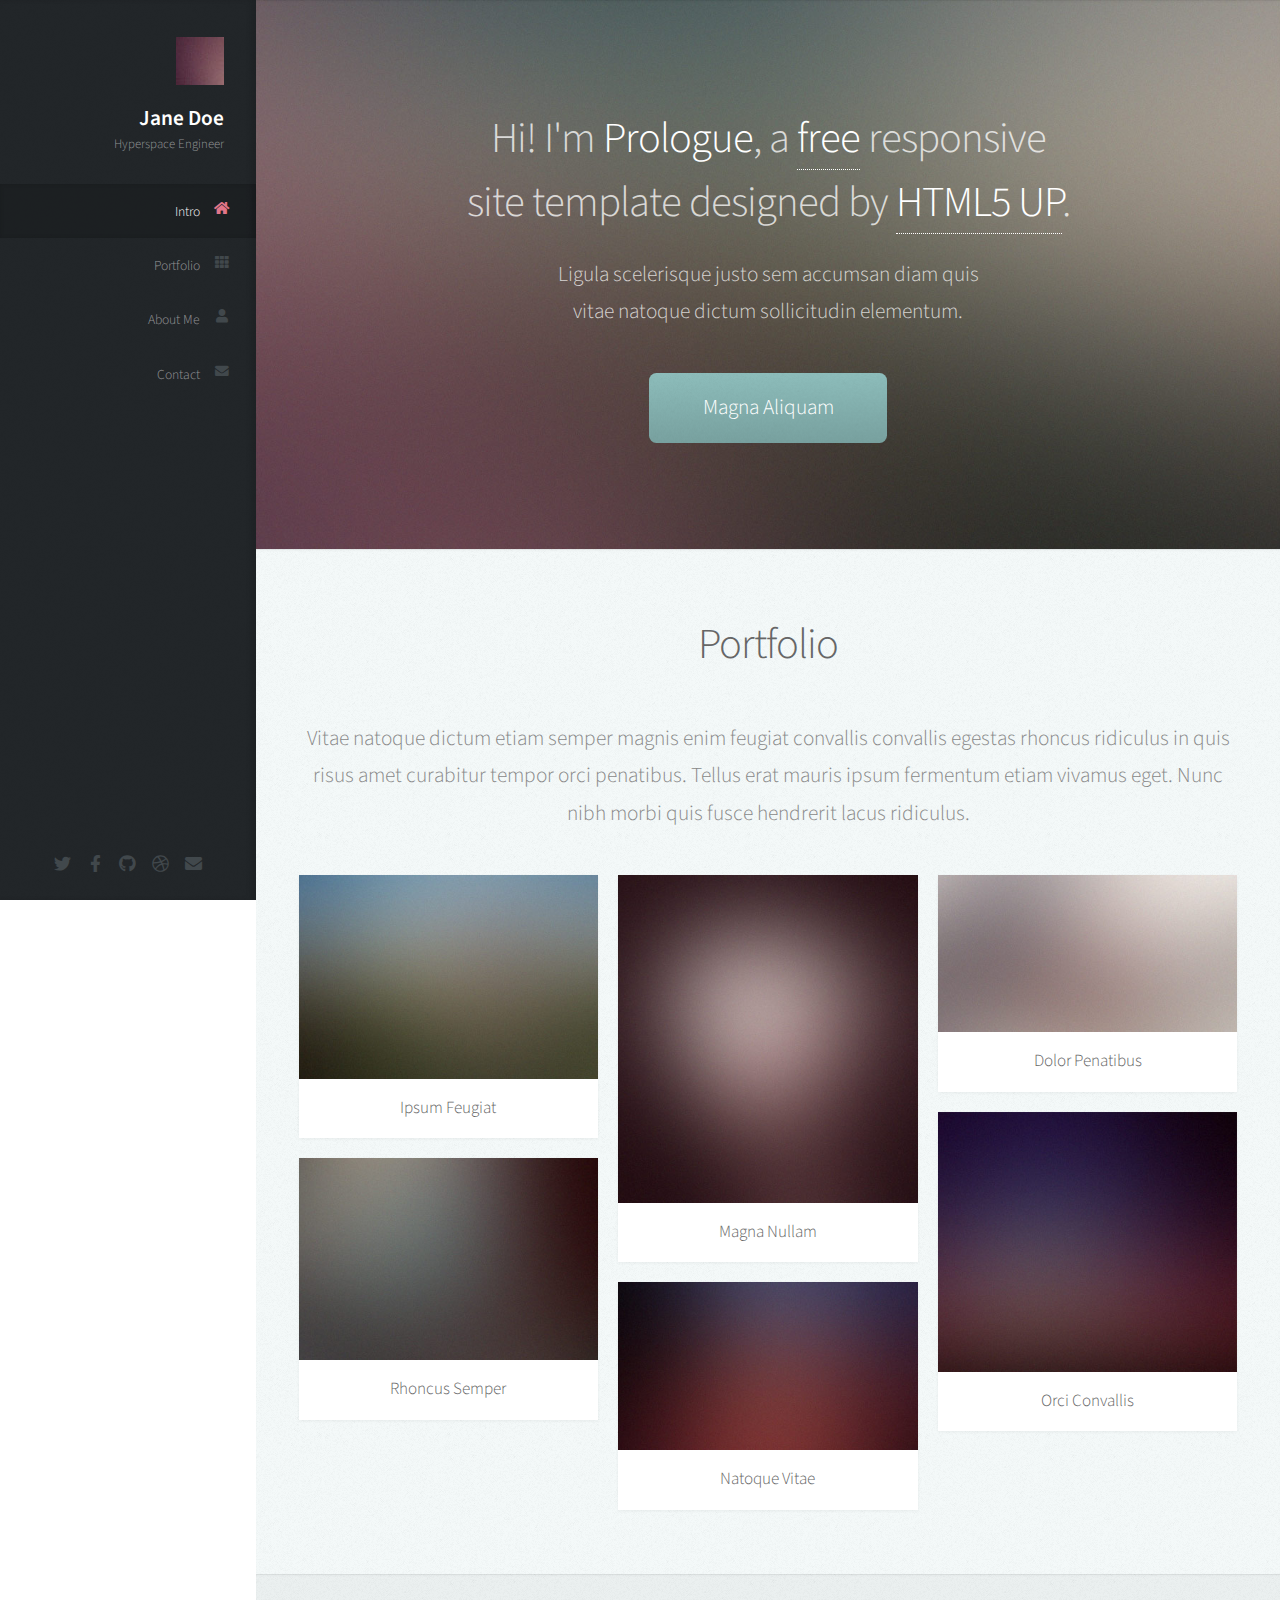
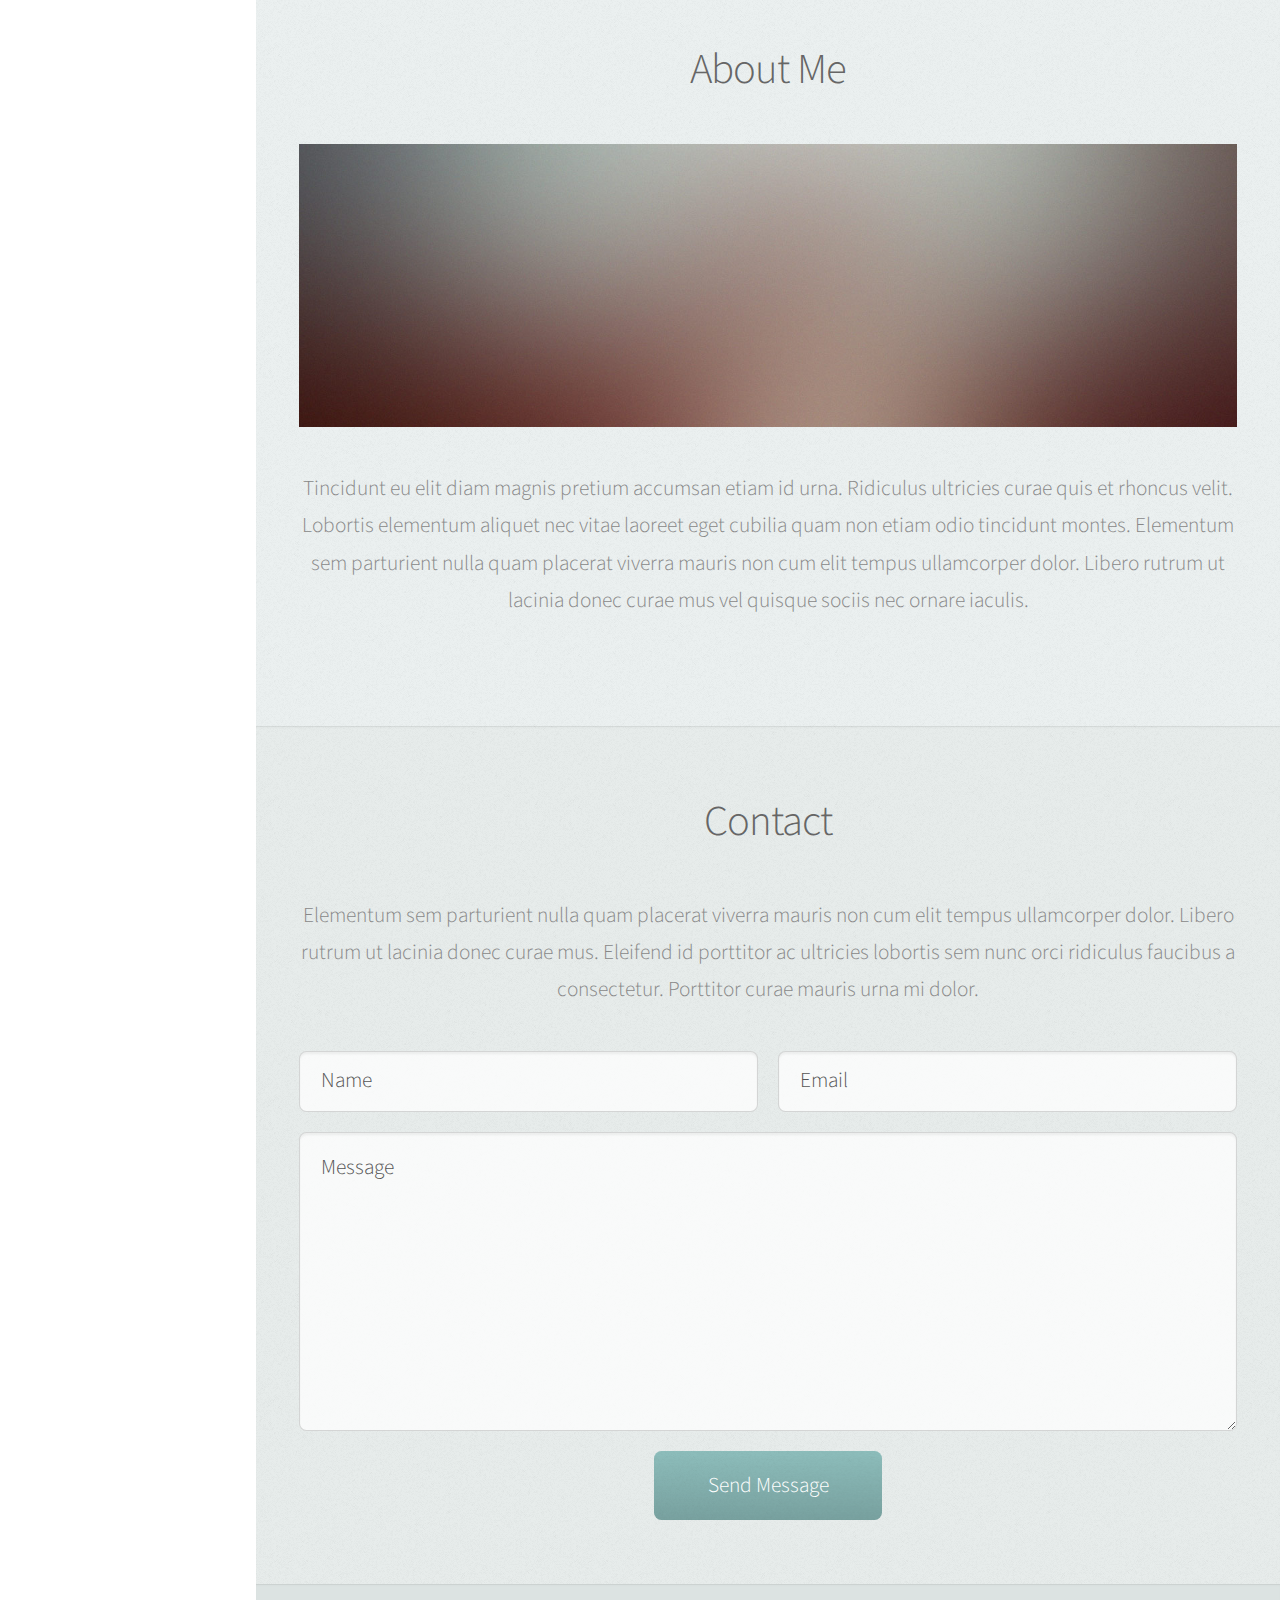
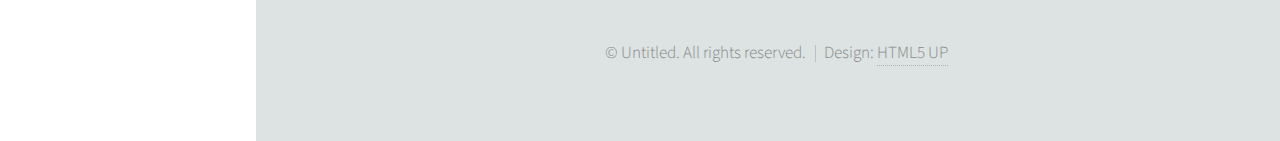
<file: index.html>
<!DOCTYPE HTML>
<!--
	Prologue by HTML5 UP
	html5up.net | @ajlkn
	Free for personal and commercial use under the CCA 3.0 license (html5up.net/license)
-->
<html>
	<head>
		<title>Prologue by HTML5 UP</title>
		<meta charset="utf-8" />
		<meta name="viewport" content="width=device-width, initial-scale=1, user-scalable=no" />
		<link rel="stylesheet" href="assets/css/main.css" />
	</head>
	<body class="is-preload">

		<!-- Header -->
			<div id="header">

				<div class="top">

					<!-- Logo -->
						<div id="logo">
							<span class="image avatar48"><img src="images/avatar.jpg" alt="" /></span>
							<h1 id="title">Jane Doe</h1>
							<p>Hyperspace Engineer</p>
						</div>

					<!-- Nav -->
						<nav id="nav">
							<ul>
								<li><a href="#top" id="top-link"><span class="icon solid fa-home">Intro</span></a></li>
								<li><a href="#portfolio" id="portfolio-link"><span class="icon solid fa-th">Portfolio</span></a></li>
								<li><a href="#about" id="about-link"><span class="icon solid fa-user">About Me</span></a></li>
								<li><a href="#contact" id="contact-link"><span class="icon solid fa-envelope">Contact</span></a></li>
							</ul>
						</nav>

				</div>

				<div class="bottom">

					<!-- Social Icons -->
						<ul class="icons">
							<li><a href="#" class="icon brands fa-twitter"><span class="label">Twitter</span></a></li>
							<li><a href="#" class="icon brands fa-facebook-f"><span class="label">Facebook</span></a></li>
							<li><a href="#" class="icon brands fa-github"><span class="label">Github</span></a></li>
							<li><a href="#" class="icon brands fa-dribbble"><span class="label">Dribbble</span></a></li>
							<li><a href="#" class="icon solid fa-envelope"><span class="label">Email</span></a></li>
						</ul>

				</div>

			</div>

		<!-- Main -->
			<div id="main">

				<!-- Intro -->
					<section id="top" class="one dark cover">
						<div class="container">

							<header>
								<h2 class="alt">Hi! I'm <strong>Prologue</strong>, a <a href="http://html5up.net/license">free</a> responsive<br />
								site template designed by <a href="http://html5up.net">HTML5 UP</a>.</h2>
								<p>Ligula scelerisque justo sem accumsan diam quis<br />
								vitae natoque dictum sollicitudin elementum.</p>
							</header>

							<footer>
								<a href="#portfolio" class="button scrolly">Magna Aliquam</a>
							</footer>

						</div>
					</section>

				<!-- Portfolio -->
					<section id="portfolio" class="two">
						<div class="container">

							<header>
								<h2>Portfolio</h2>
							</header>

							<p>Vitae natoque dictum etiam semper magnis enim feugiat convallis convallis
							egestas rhoncus ridiculus in quis risus amet curabitur tempor orci penatibus.
							Tellus erat mauris ipsum fermentum etiam vivamus eget. Nunc nibh morbi quis
							fusce hendrerit lacus ridiculus.</p>

							<div class="row">
								<div class="col-4 col-12-mobile">
									<article class="item">
										<a href="#" class="image fit"><img src="images/pic02.jpg" alt="" /></a>
										<header>
											<h3>Ipsum Feugiat</h3>
										</header>
									</article>
									<article class="item">
										<a href="#" class="image fit"><img src="images/pic03.jpg" alt="" /></a>
										<header>
											<h3>Rhoncus Semper</h3>
										</header>
									</article>
								</div>
								<div class="col-4 col-12-mobile">
									<article class="item">
										<a href="#" class="image fit"><img src="images/pic04.jpg" alt="" /></a>
										<header>
											<h3>Magna Nullam</h3>
										</header>
									</article>
									<article class="item">
										<a href="#" class="image fit"><img src="images/pic05.jpg" alt="" /></a>
										<header>
											<h3>Natoque Vitae</h3>
										</header>
									</article>
								</div>
								<div class="col-4 col-12-mobile">
									<article class="item">
										<a href="#" class="image fit"><img src="images/pic06.jpg" alt="" /></a>
										<header>
											<h3>Dolor Penatibus</h3>
										</header>
									</article>
									<article class="item">
										<a href="#" class="image fit"><img src="images/pic07.jpg" alt="" /></a>
										<header>
											<h3>Orci Convallis</h3>
										</header>
									</article>
								</div>
							</div>

						</div>
					</section>

				<!-- About Me -->
					<section id="about" class="three">
						<div class="container">

							<header>
								<h2>About Me</h2>
							</header>

							<a href="#" class="image featured"><img src="images/pic08.jpg" alt="" /></a>

							<p>Tincidunt eu elit diam magnis pretium accumsan etiam id urna. Ridiculus
							ultricies curae quis et rhoncus velit. Lobortis elementum aliquet nec vitae
							laoreet eget cubilia quam non etiam odio tincidunt montes. Elementum sem
							parturient nulla quam placerat viverra mauris non cum elit tempus ullamcorper
							dolor. Libero rutrum ut lacinia donec curae mus vel quisque sociis nec
							ornare iaculis.</p>

						</div>
					</section>

				<!-- Contact -->
					<section id="contact" class="four">
						<div class="container">

							<header>
								<h2>Contact</h2>
							</header>

							<p>Elementum sem parturient nulla quam placerat viverra
							mauris non cum elit tempus ullamcorper dolor. Libero rutrum ut lacinia
							donec curae mus. Eleifend id porttitor ac ultricies lobortis sem nunc
							orci ridiculus faucibus a consectetur. Porttitor curae mauris urna mi dolor.</p>

							<form method="post" action="#">
								<div class="row">
									<div class="col-6 col-12-mobile"><input type="text" name="name" placeholder="Name" /></div>
									<div class="col-6 col-12-mobile"><input type="text" name="email" placeholder="Email" /></div>
									<div class="col-12">
										<textarea name="message" placeholder="Message"></textarea>
									</div>
									<div class="col-12">
										<input type="submit" value="Send Message" />
									</div>
								</div>
							</form>

						</div>
					</section>

			</div>

		<!-- Footer -->
			<div id="footer">

				<!-- Copyright -->
					<ul class="copyright">
						<li>&copy; Untitled. All rights reserved.</li><li>Design: <a href="http://html5up.net">HTML5 UP</a></li>
					</ul>

			</div>

		<!-- Scripts -->
			<script src="assets/js/jquery.min.js"></script>
			<script src="assets/js/jquery.scrolly.min.js"></script>
			<script src="assets/js/jquery.scrollex.min.js"></script>
			<script src="assets/js/browser.min.js"></script>
			<script src="assets/js/breakpoints.min.js"></script>
			<script src="assets/js/util.js"></script>
			<script src="assets/js/main.js"></script>

	</body>
</html>
</file>
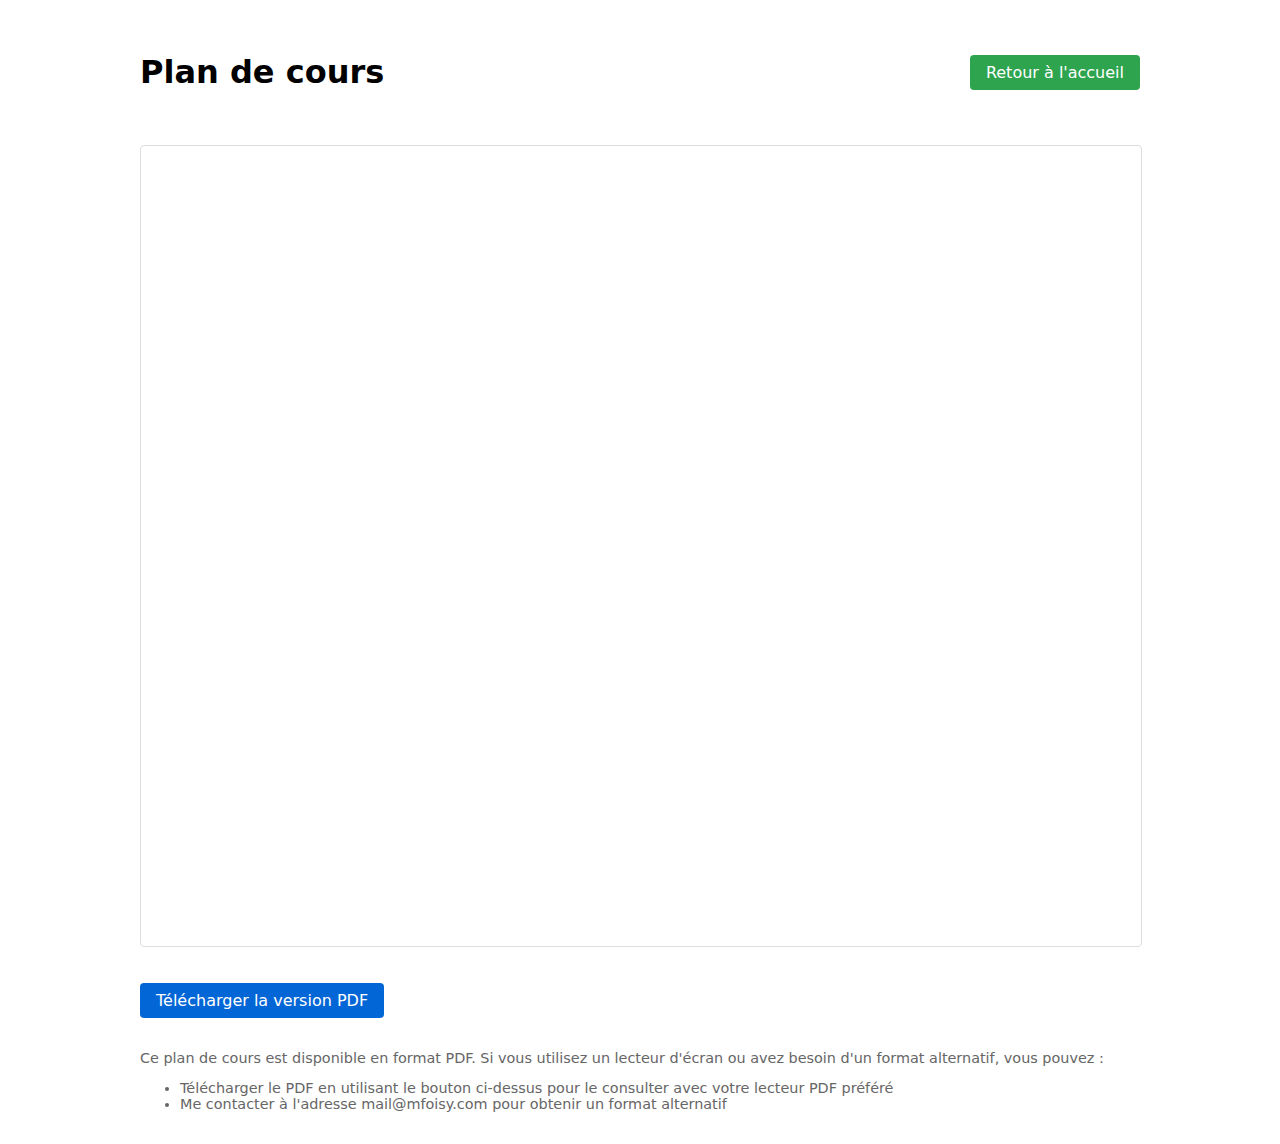
<file: syllabus/index.html>
<!doctype html>
<html lang="fr">
  <head>
    <meta charset="UTF-8" />
    <meta name="viewport" content="width=device-width, initial-scale=1.0" />
    <title>Plan de cours - FAS 1001</title>
    <style>
      .container {
        max-width: 1000px;
        margin: 2rem auto;
        padding: 0 1rem;
        font-family:
          system-ui,
          -apple-system,
          sans-serif;
      }
      .pdf-container {
        width: 100%;
        height: 800px;
        margin: 1rem 0;
        border: 1px solid #ddd;
        border-radius: 4px;
      }
      .button-container {
        display: flex;
        gap: 1rem;
        align-items: center;
      }
      .download-button,
      .back-button {
        display: inline-block;
        padding: 0.5rem 1rem;
        background-color: #0366d6;
        color: white;
        text-decoration: none;
        border-radius: 4px;
        margin: 1rem 0;
        transition: background-color 0.2s ease;
      }
      .download-button:hover,
      .back-button:hover {
        background-color: #0255b3;
      }
      .back-button {
        background-color: #2ea44f;
      }
      .back-button:hover {
        background-color: #2c974b;
      }
      .accessibility-info {
        color: #666;
        font-size: 0.9rem;
        margin: 1rem 0;
      }
      .header {
        display: flex;
        justify-content: space-between;
        align-items: center;
        margin-bottom: 1rem;
      }
    </style>
  </head>
  <body>
    <div class="container">
      <div class="header">
        <h1>Plan de cours</h1>
        <a href="https://fas1001.com/index.html" class="back-button">
          Retour à l'accueil
        </a>
      </div>
      <!-- PDF Viewer using PDF.js -->
      <iframe
        src="https://mozilla.github.io/pdf.js/web/viewer.html?file=https://raw.githubusercontent.com/fas1001/syllabus/main/fas1001_syllabus.pdf"
        class="pdf-container"
        title="Visualiseur de plan de cours"
        aria-label="Visualiseur de plan de cours"
      >
      </iframe>
      <!-- Download Option -->
      <div class="button-container">
        <a
          href="https://raw.githubusercontent.com/fas1001/syllabus/main/fas1001_syllabus.pdf"
          download
          class="download-button"
          aria-label="Télécharger le plan de cours en PDF"
        >
          Télécharger la version PDF
        </a>
      </div>
      <!-- Accessibility Information -->
      <div class="accessibility-info">
        <p>
          Ce plan de cours est disponible en format PDF. Si vous utilisez un
          lecteur d'écran ou avez besoin d'un format alternatif, vous pouvez :
        </p>
        <ul>
          <li>
            Télécharger le PDF en utilisant le bouton ci-dessus pour le
            consulter avec votre lecteur PDF préféré
          </li>
          <li>
            Me contacter à l'adresse mail@mfoisy.com pour obtenir un format
            alternatif
          </li>
        </ul>
      </div>
    </div>
  </body>
</html>
</file>
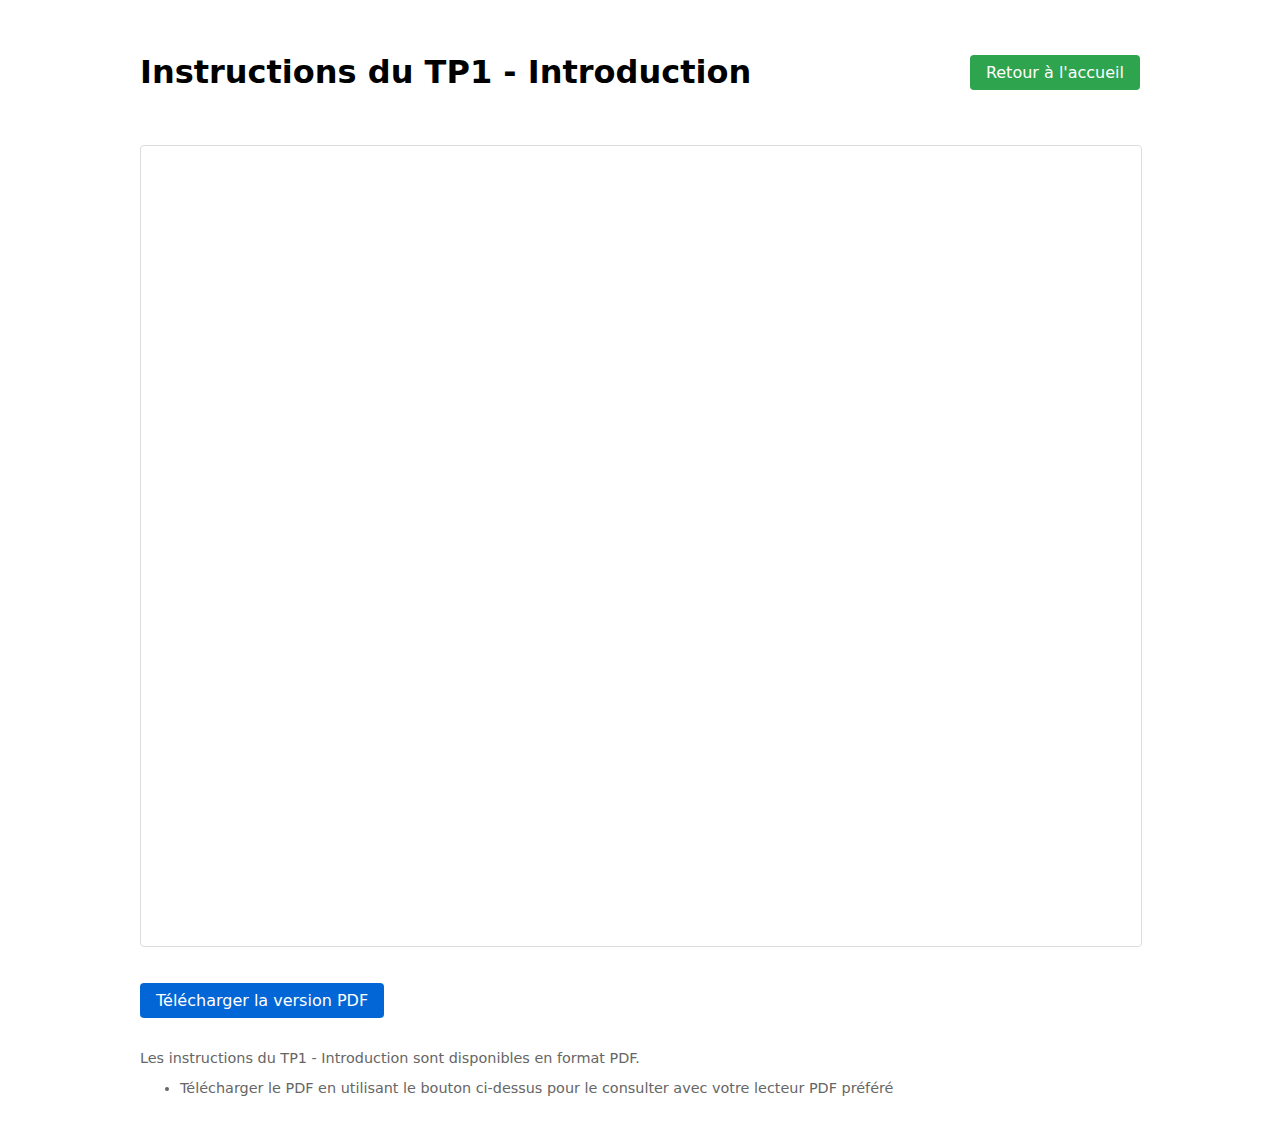
<file: tp_1/index.html>
<!doctype html>
<html lang="fr">
  <head>
    <meta charset="UTF-8" />
    <meta name="viewport" content="width=device-width, initial-scale=1.0" />
    <title>Instructions du TP1 - Introduction</title>
    <style>
      .container {
        max-width: 1000px;
        margin: 2rem auto;
        padding: 0 1rem;
        font-family:
          system-ui,
          -apple-system,
          sans-serif;
      }
      .pdf-container {
        width: 100%;
        height: 800px;
        margin: 1rem 0;
        border: 1px solid #ddd;
        border-radius: 4px;
      }
      .button-container {
        display: flex;
        gap: 1rem;
        align-items: center;
      }
      .download-button,
      .back-button {
        display: inline-block;
        padding: 0.5rem 1rem;
        background-color: #0366d6;
        color: white;
        text-decoration: none;
        border-radius: 4px;
        margin: 1rem 0;
        transition: background-color 0.2s ease;
      }
      .download-button:hover,
      .back-button:hover {
        background-color: #0255b3;
      }
      .back-button {
        background-color: #2ea44f;
      }
      .back-button:hover {
        background-color: #2c974b;
      }
      .accessibility-info {
        color: #666;
        font-size: 0.9rem;
        margin: 1rem 0;
      }
      .header {
        display: flex;
        justify-content: space-between;
        align-items: center;
        margin-bottom: 1rem;
      }
    </style>
  </head>
  <body>
    <div class="container">
      <div class="header">
        <h1>Instructions du TP1 - Introduction</h1>
        <a href="https://fas1001.com/index.html" class="back-button">
          Retour à l'accueil
        </a>
      </div>
      <!-- PDF Viewer using PDF.js -->
      <iframe
        src="https://mozilla.github.io/pdf.js/web/viewer.html?file=https://raw.githubusercontent.com/fas1001/fas1001.github.io/tp_1/instructions_tp_1.pdf"
        class="pdf-container"
        title="Visualiser les instructions du TP1"
        aria-label="Visualiser les instructions du TP1"
      >
      </iframe>
      <!-- Download Option -->
      <div class="button-container">
        <a
          href="https://raw.githubusercontent.com/fas1001/syllabus/main/fas1001_syllabus.pdf"
          download
          class="download-button"
          aria-label="Télécharger les instructions en PDF"
        >
          Télécharger la version PDF
        </a>
      </div>
      <!-- Accessibility Information -->
      <div class="accessibility-info">
        <p>
          Les instructions du TP1 - Introduction sont disponibles en format PDF.
        </p>
        <ul>
          <li>
            Télécharger le PDF en utilisant le bouton ci-dessus pour le
            consulter avec votre lecteur PDF préféré
          </li>
        </ul>
      </div>
    </div>
  </body>
</html>
</file>
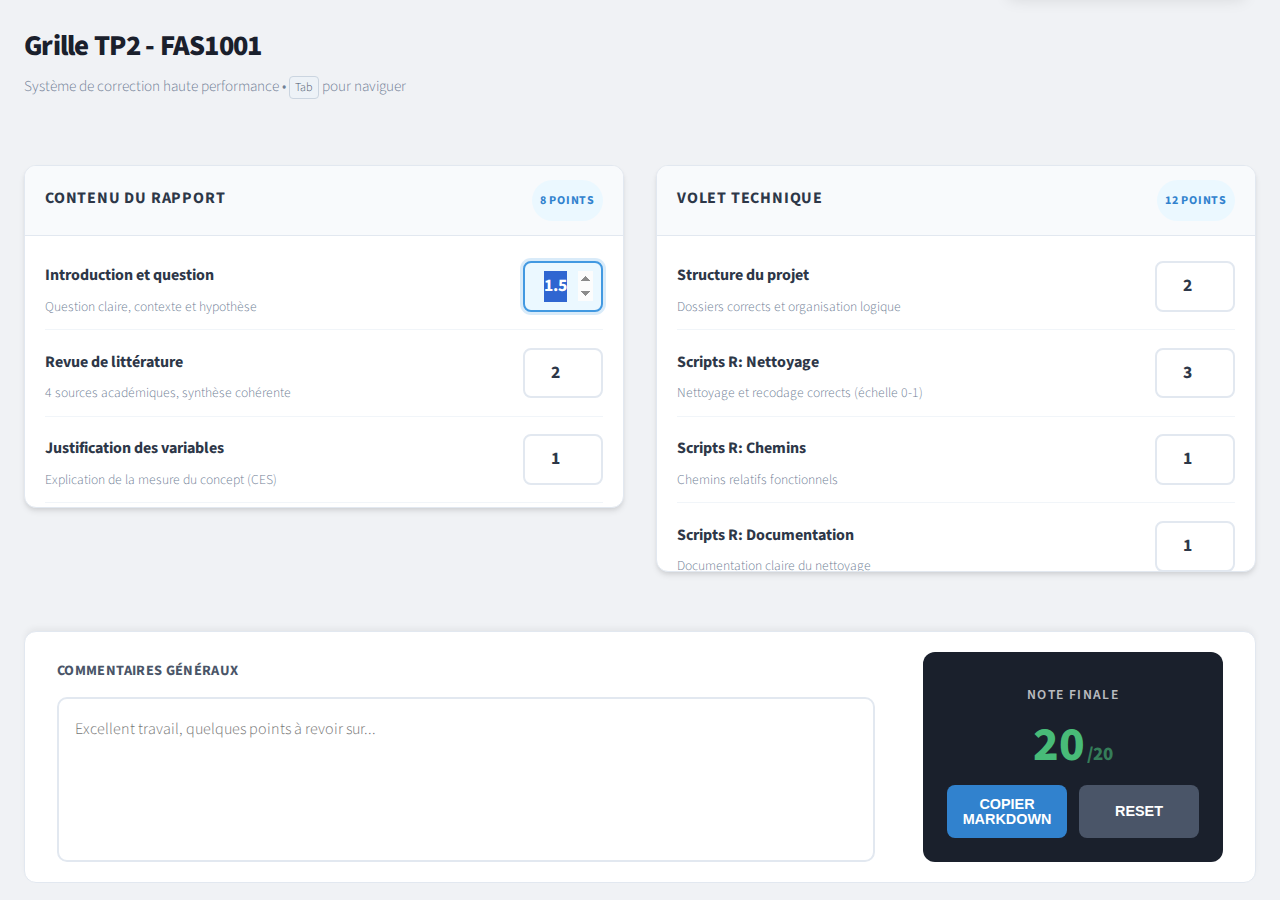
<file: grilles/tp2.html>
<!DOCTYPE HTML>
<html lang="fr" style="overflow: hidden; height: 100%;">
<head>
    <title>Correction TP2 - FAS1001</title>
    <meta charset="utf-8" />
    <meta name="viewport" content="width=device-width, initial-scale=1, user-scalable=no" />
    <link rel="stylesheet" href="../assets/css/main.css" />
    <style>
        /* Base Reset & Layout */
        html, body { 
            height: 100vh; 
            overflow: hidden; 
            background: #f0f2f5 !important; 
            margin: 0; 
            padding: 0; 
            font-family: 'Source Sans Pro', sans-serif;
            zoom: 1 !important;
        }
        
        #main { 
            height: 98vh; 
            max-width: 1400px; 
            margin: 1vh auto; 
            background: transparent; 
            display: flex; 
            flex-direction: column;
            padding: 0 1.5rem;
            box-sizing: border-box;
        }

        /* Top Header */
        header.dashboard-header {
            flex-shrink: 0;
            padding: 1rem 0;
            display: flex;
            justify-content: space-between;
            align-items: center;
        }
        .header-title h2 { 
            font-size: 1.8rem !important; 
            margin: 0 !important; 
            color: #1a202c; 
            font-weight: 800;
            letter-spacing: -0.025em;
        }
        .header-title p { 
            margin: 0; 
            font-size: 0.95rem; 
            color: #718096; 
        }

        /* Main Content Grid */
        .app-grid { 
            display: grid; 
            grid-template-columns: 1fr 1fr; 
            gap: 2rem; 
            flex: 1; 
            min-height: 0;
            margin-bottom: 1rem;
        }

        .section-card {
            background: #ffffff;
            border-radius: 12px;
            box-shadow: 0 4px 6px -1px rgba(0, 0, 0, 0.1), 0 2px 4px -1px rgba(0, 0, 0, 0.06);
            display: flex;
            flex-direction: column;
            overflow: hidden;
            border: 1px solid #e2e8f0;
        }

        .section-header { 
            background: #f8fafc; 
            padding: 0.85rem 1.25rem; 
            font-weight: 700; 
            border-bottom: 1px solid #e2e8f0;
            font-size: 1rem;
            color: #2d3748;
            text-transform: uppercase;
            letter-spacing: 0.05em;
            display: flex;
            justify-content: space-between;
        }
        .section-header .pts-badge {
            background: #ebf8ff;
            color: #3182ce;
            padding: 2px 8px;
            border-radius: 9999px;
            font-size: 0.75rem;
        }

        .criterion-list {
            padding: 0.5rem 1.25rem;
            flex: 1;
            overflow-y: auto; /* Just in case, though we target no-scroll */
        }

        .criterion-row { 
            display: flex; 
            align-items: center; 
            padding: 0.85rem 0; 
            border-bottom: 1px solid #f1f5f9; 
            gap: 1.5rem;
        }
        .criterion-row:last-child { border-bottom: none; }
        
        .criterion-info { flex: 1; }
        .criterion-name { 
            font-weight: 700; 
            font-size: 1rem; 
            display: block; 
            color: #2d3748; 
            margin-bottom: 2px;
        }
        .criterion-desc { 
            font-size: 0.85rem; 
            color: #718096; 
            display: block; 
            line-height: 1.4;
        }
        
        .criterion-pts { width: 80px; flex-shrink: 0; }
        input[type="number"] { 
            width: 100%; 
            padding: 0.5rem; 
            font-size: 1.1rem; 
            font-weight: 700;
            text-align: center; 
            border: 2px solid #e2e8f0;
            border-radius: 8px;
            background: #fff;
            transition: all 0.2s;
            color: #2d3748;
        }
        input[type="number"]:focus {
            border-color: #4299e1;
            outline: none;
            box-shadow: 0 0 0 3px rgba(66, 153, 225, 0.2);
            background: #ebf8ff;
        }

        /* Footer Dashboard */
        .dashboard-footer { 
            background: #ffffff;
            border-radius: 12px;
            padding: 1.25rem 2rem;
            box-shadow: 0 -4px 6px -1px rgba(0, 0, 0, 0.05);
            display: grid; 
            grid-template-columns: 1fr 300px; 
            gap: 3rem;
            flex-shrink: 0;
            border: 1px solid #e2e8f0;
            margin-bottom: 0.5rem;
        }

        .comment-area { display: flex; flex-direction: column; }
        label { 
            font-size: 0.9rem; 
            font-weight: 700; 
            margin-bottom: 0.5rem; 
            color: #4a5568; 
            text-transform: uppercase;
            letter-spacing: 0.025em;
        }
        textarea#general-comment { 
            flex: 1;
            min-height: 100px;
            font-size: 1rem; 
            padding: 1rem; 
            resize: none; 
            border: 2px solid #e2e8f0;
            border-radius: 10px;
            font-family: inherit;
            transition: border-color 0.2s;
        }
        textarea#general-comment:focus {
            border-color: #4299e1;
            outline: none;
        }

        .summary-card {
            background: #1a202c;
            color: #fff;
            padding: 1.5rem;
            border-radius: 12px;
            display: flex;
            flex-direction: column;
            justify-content: center;
            align-items: center;
            text-align: center;
        }
        .summary-label { font-size: 0.85rem; font-weight: 600; text-transform: uppercase; letter-spacing: 0.1em; opacity: 0.7; }
        .summary-score { font-size: 3rem; font-weight: 800; color: #48bb78; line-height: 1; margin: 0.5rem 0; }
        .summary-total { font-size: 1.2rem; opacity: 0.6; margin-left: 2px; }

        .dashboard-actions { 
            display: flex; 
            gap: 0.75rem; 
            width: 100%;
            margin-top: 0.5rem;
        }
        .btn {
            flex: 1;
            padding: 0.75rem 0 !important;
            font-size: 0.9rem !important;
            font-weight: 700 !important;
            border-radius: 8px !important;
            cursor: pointer;
            transition: all 0.2s;
            height: auto !important;
            line-height: 1 !important;
            border: none !important;
        }
        .btn-copy { background: #3182ce !important; color: white !important; }
        .btn-copy:hover { background: #2b6cb0 !important; transform: translateY(-1px); }
        .btn-reset { background: #4a5568 !important; color: white !important; }
        .btn-reset:hover { background: #2d3748 !important; }

        .copy-success { 
            position: fixed;
            top: 2rem;
            right: 2rem;
            background: #48bb78;
            color: white;
            padding: 0.75rem 1.5rem;
            border-radius: 8px;
            font-weight: 700;
            box-shadow: 0 10px 15px -3px rgba(0, 0, 0, 0.1);
            transform: translateY(-100px);
            transition: transform 0.3s cubic-bezier(0.68, -0.55, 0.265, 1.55);
            z-index: 1000;
        }
        .copy-success.visible { transform: translateY(0); }

        kbd {
            background: #edf2f7;
            border: 1px solid #cbd5e0;
            border-radius: 4px;
            padding: 2px 5px;
            font-size: 0.75rem;
            color: #4a5568;
            font-family: inherit;
        }
    </style>
</head>
<body>

    <div id="copy-toast" class="copy-success">Markdown copié ! 📋</div>

    <div id="main">
        <header class="dashboard-header">
            <div class="header-title">
                <h2>Grille TP2 - FAS1001</h2>
                <p>Système de correction haute performance • <kbd>Tab</kbd> pour naviguer</p>
            </div>
        </header>

        <div class="app-grid">
            <!-- Card 1: Rapport -->
            <section class="section-card">
                <div class="section-header">
                    CONTENU DU RAPPORT
                    <span class="pts-badge">8 POINTS</span>
                </div>
                <div class="criterion-list">
                    <div class="criterion-row" data-section="Rapport" data-max="1.5">
                        <div class="criterion-info">
                            <span class="criterion-name">Introduction et question</span>
                            <span class="criterion-desc">Question claire, contexte et hypothèse</span>
                        </div>
                        <div class="criterion-pts"><input type="number" step="0.25" min="0" max="1.5" value="1.5" class="score-input" /></div>
                    </div>

                    <div class="criterion-row" data-section="Rapport" data-max="2">
                        <div class="criterion-info">
                            <span class="criterion-name">Revue de littérature</span>
                            <span class="criterion-desc">4 sources académiques, synthèse cohérente</span>
                        </div>
                        <div class="criterion-pts"><input type="number" step="0.25" min="0" max="2" value="2" class="score-input" /></div>
                    </div>

                    <div class="criterion-row" data-section="Rapport" data-max="1">
                        <div class="criterion-info">
                            <span class="criterion-name">Justification des variables</span>
                            <span class="criterion-desc">Explication de la mesure du concept (CES)</span>
                        </div>
                        <div class="criterion-pts"><input type="number" step="0.25" min="0" max="1" value="1" class="score-input" /></div>
                    </div>

                    <div class="criterion-row" data-section="Rapport" data-max="1">
                        <div class="criterion-info">
                            <span class="criterion-name">Interprétation des graphiques</span>
                            <span class="criterion-desc">Analyse détaillée des patterns observés</span>
                        </div>
                        <div class="criterion-pts"><input type="number" step="0.25" min="0" max="1" value="1" class="score-input" /></div>
                    </div>

                    <div class="criterion-row" data-section="Rapport" data-max="1">
                        <div class="criterion-info">
                            <span class="criterion-name">Discussion</span>
                            <span class="criterion-desc">Lien avec littérature et limites</span>
                        </div>
                        <div class="criterion-pts"><input type="number" step="0.25" min="0" max="1" value="1" class="score-input" /></div>
                    </div>

                    <div class="criterion-row" data-section="Rapport" data-max="1.5">
                        <div class="criterion-info">
                            <span class="criterion-name">Mesure alternative</span>
                            <span class="criterion-desc">Proposition concrète (150-200 mots)</span>
                        </div>
                        <div class="criterion-pts"><input type="number" step="0.25" min="0" max="1.5" value="1.5" class="score-input" /></div>
                    </div>
                </div>
            </section>

            <!-- Card 2: Technique -->
            <section class="section-card">
                <div class="section-header">
                    VOLET TECHNIQUE
                    <span class="pts-badge">12 POINTS</span>
                </div>
                <div class="criterion-list">
                    <div class="criterion-row" data-section="Technique" data-max="2">
                        <div class="criterion-info">
                            <span class="criterion-name">Structure du projet</span>
                            <span class="criterion-desc">Dossiers corrects et organisation logique</span>
                        </div>
                        <div class="criterion-pts"><input type="number" step="0.25" min="0" max="2" value="2" class="score-input" /></div>
                    </div>

                    <div class="criterion-row" data-section="Technique" data-max="3">
                        <div class="criterion-info">
                            <span class="criterion-name">Scripts R: Nettoyage</span>
                            <span class="criterion-desc">Nettoyage et recodage corrects (échelle 0-1)</span>
                        </div>
                        <div class="criterion-pts"><input type="number" step="0.25" min="0" max="3" value="3" class="score-input" /></div>
                    </div>

                    <div class="criterion-row" data-section="Technique" data-max="1">
                        <div class="criterion-info">
                            <span class="criterion-name">Scripts R: Chemins</span>
                            <span class="criterion-desc">Chemins relatifs fonctionnels</span>
                        </div>
                        <div class="criterion-pts"><input type="number" step="0.25" min="0" max="1" value="1" class="score-input" /></div>
                    </div>

                    <div class="criterion-row" data-section="Technique" data-max="1">
                        <div class="criterion-info">
                            <span class="criterion-name">Scripts R: Documentation</span>
                            <span class="criterion-desc">Documentation claire du nettoyage</span>
                        </div>
                        <div class="criterion-pts"><input type="number" step="0.25" min="0" max="1" value="1" class="score-input" /></div>
                    </div>

                    <div class="criterion-row" data-section="Technique" data-max="3">
                        <div class="criterion-info">
                            <span class="criterion-name">Graphiques</span>
                            <span class="criterion-desc">Axes, échelle 0-1, esthétique Quarto</span>
                        </div>
                        <div class="criterion-pts"><input type="number" step="0.25" min="0" max="3" value="3" class="score-input" /></div>
                    </div>

                    <div class="criterion-row" data-section="Technique" data-max="1">
                        <div class="criterion-info">
                            <span class="criterion-name">Quarto et PDF</span>
                            <span class="criterion-desc">Métadonnées et compilation gabarit</span>
                        </div>
                        <div class="criterion-pts"><input type="number" step="0.25" min="0" max="1" value="1" class="score-input" /></div>
                    </div>

                    <div class="criterion-row" data-section="Technique" data-max="1">
                        <div class="criterion-info">
                            <span class="criterion-name">Citations et bibliographie</span>
                            <span class="criterion-desc">Format correct et automatisé</span>
                        </div>
                        <div class="criterion-pts"><input type="number" step="0.25" min="0" max="1" value="1" class="score-input" /></div>
                    </div>
                </div>
            </section>
        </div>

        <!-- Footer Area -->
        <footer class="dashboard-footer">
            <div class="comment-area">
                <label for="general-comment">Commentaires généraux</label>
                <textarea id="general-comment" placeholder="Excellent travail, quelques points à revoir sur..."></textarea>
            </div>
            <div class="summary-card">
                <span class="summary-label">Note Finale</span>
                <div class="summary-score">
                    <span id="total-score">20</span><span class="summary-total">/20</span>
                </div>
                <div class="dashboard-actions">
                    <button class="btn btn-copy" onclick="copyMarkdown()">COPIER MARKDOWN</button>
                    <button class="btn btn-reset" onclick="resetForm()">RESET</button>
                </div>
            </div>
        </footer>
    </div>

    <script>
        function resetForm() {
            if (confirm('Réinitialiser la grille ?')) {
                localStorage.removeItem('tp2_grille_data');
                location.reload();
            }
        }

        window.addEventListener('DOMContentLoaded', () => {
            const savedData = localStorage.getItem('tp2_grille_data');
            if (savedData) {
                const data = JSON.parse(savedData);
                document.getElementById('general-comment').value = data.generalComment || '';
                const scores = data.scores || [];
                document.querySelectorAll('.score-input').forEach((input, index) => {
                    if (scores[index] !== undefined) input.value = scores[index];
                });
                calculateTotal();
            }
            document.querySelector('.score-input').focus();
        });

        document.addEventListener('focusin', (e) => {
            if (e.target.classList.contains('score-input')) e.target.select();
        });

        function saveData() {
            const data = {
                generalComment: document.getElementById('general-comment').value,
                scores: Array.from(document.querySelectorAll('.score-input')).map(i => i.value)
            };
            localStorage.setItem('tp2_grille_data', JSON.stringify(data));
        }

        function calculateTotal() {
            let total = 0;
            document.querySelectorAll('.score-input').forEach(input => {
                total += parseFloat(input.value) || 0;
            });
            document.getElementById('total-score').innerText = total.toFixed(2).replace('.00', '');
            saveData();
        }

        document.querySelectorAll('.score-input, #general-comment').forEach(input => {
            input.addEventListener('input', calculateTotal);
        });

        function copyMarkdown() {
            const total = document.getElementById('total-score').innerText;
            const generalComment = document.getElementById('general-comment').value;

            let md = `## Grille de correction - TP2\n\n`;
            md += `| Critère | Note |\n|:---|:---:|\n`;

            let currentSection = "";
            document.querySelectorAll('.criterion-row').forEach(row => {
                const section = row.getAttribute('data-section');
                const name = row.querySelector('.criterion-name').innerText;
                const max = row.getAttribute('data-max');
                const score = row.querySelector('.score-input').value;

                if (section !== currentSection) {
                    const label = section === "Rapport" ? "CONTENU DU RAPPORT" : "VOLET TECHNIQUE";
                    md += `| **${label}** | |\n`;
                    currentSection = section;
                }
                md += `| ${name} | ${score} / ${max} |\n`;
            });

            md += `| **TOTAL** | **${total} / 20** |\n\n`;
            if (generalComment) md += `**Commentaires généraux :**\n${generalComment}\n`;

            navigator.clipboard.writeText(md).then(() => {
                const toast = document.getElementById('copy-toast');
                toast.classList.add('visible');
                setTimeout(() => toast.classList.remove('visible'), 2500);
            });
        }
    </script>
</body>
</html>
</file>
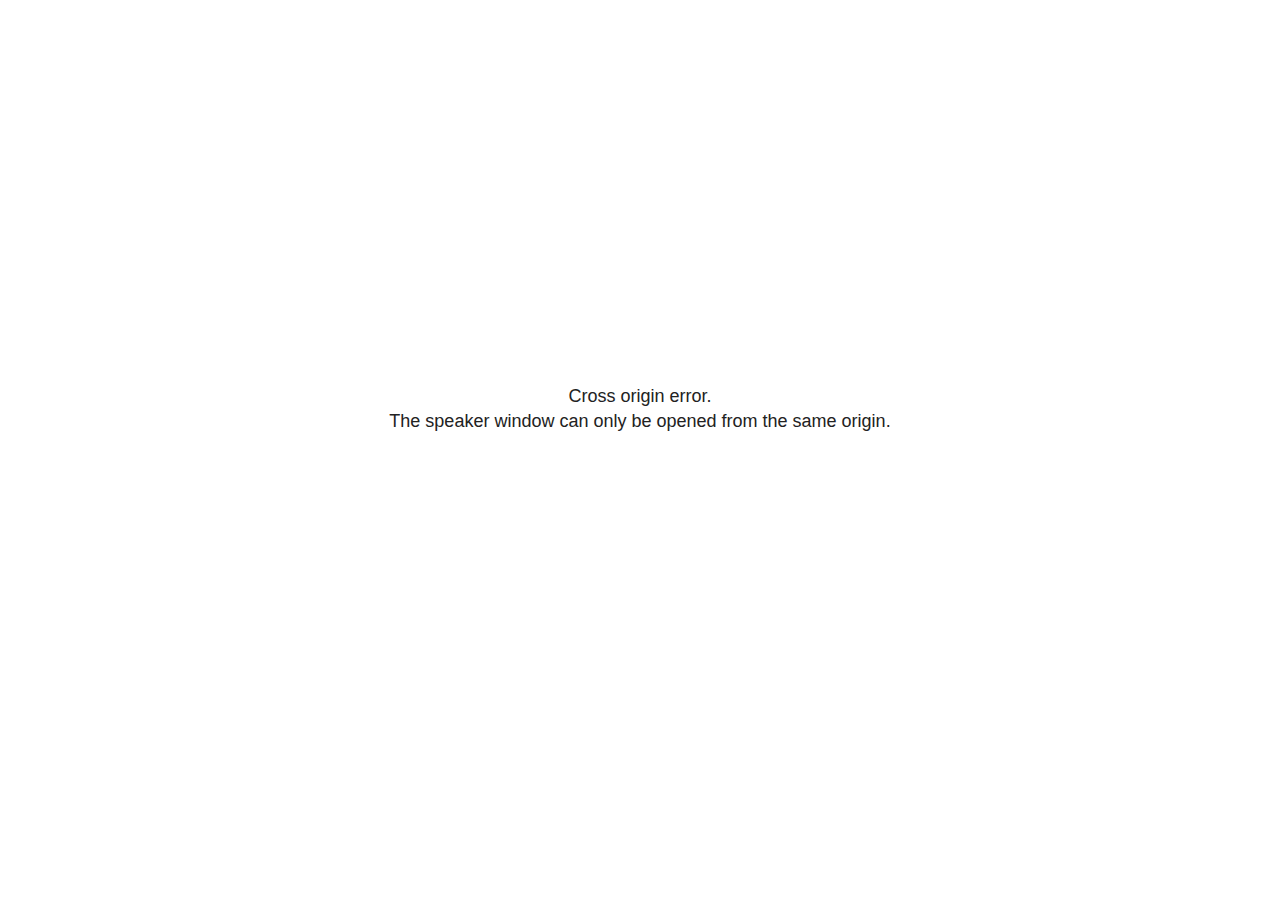
<file: slides/10_resume/resume_semestre_files/libs/revealjs/plugin/notes/speaker-view.html>
<!--
	NOTE: You need to build the notes plugin after making changes to this file.
-->
<html lang="en">
	<head>
		<meta charset="utf-8">

		<title>reveal.js - Speaker View</title>

		<style>
			body {
				font-family: Helvetica;
				font-size: 18px;
			}

			#current-slide,
			#upcoming-slide,
			#speaker-controls {
				padding: 6px;
				box-sizing: border-box;
				-moz-box-sizing: border-box;
			}

			#current-slide iframe,
			#upcoming-slide iframe {
				width: 100%;
				height: 100%;
				border: 1px solid #ddd;
			}

			#current-slide .label,
			#upcoming-slide .label {
				position: absolute;
				top: 10px;
				left: 10px;
				z-index: 2;
			}

			#connection-status {
				position: absolute;
				top: 0;
				left: 0;
				width: 100%;
				height: 100%;
				z-index: 20;
				padding: 30% 20% 20% 20%;
				font-size: 18px;
				color: #222;
				background: #fff;
				text-align: center;
				box-sizing: border-box;
				line-height: 1.4;
			}

			.overlay-element {
				height: 34px;
				line-height: 34px;
				padding: 0 10px;
				text-shadow: none;
				background: rgba( 220, 220, 220, 0.8 );
				color: #222;
				font-size: 14px;
			}

			.overlay-element.interactive:hover {
				background: rgba( 220, 220, 220, 1 );
			}

			#current-slide {
				position: absolute;
				width: 60%;
				height: 100%;
				top: 0;
				left: 0;
				padding-right: 0;
			}

			#upcoming-slide {
				position: absolute;
				width: 40%;
				height: 40%;
				right: 0;
				top: 0;
			}

			/* Speaker controls */
			#speaker-controls {
				position: absolute;
				top: 40%;
				right: 0;
				width: 40%;
				height: 60%;
				overflow: auto;
				font-size: 18px;
			}

				.speaker-controls-time.hidden,
				.speaker-controls-notes.hidden {
					display: none;
				}

				.speaker-controls-time .label,
				.speaker-controls-pace .label,
				.speaker-controls-notes .label {
					text-transform: uppercase;
					font-weight: normal;
					font-size: 0.66em;
					color: #666;
					margin: 0;
				}

				.speaker-controls-time, .speaker-controls-pace {
					border-bottom: 1px solid rgba( 200, 200, 200, 0.5 );
					margin-bottom: 10px;
					padding: 10px 16px;
					padding-bottom: 20px;
					cursor: pointer;
				}

				.speaker-controls-time .reset-button {
					opacity: 0;
					float: right;
					color: #666;
					text-decoration: none;
				}
				.speaker-controls-time:hover .reset-button {
					opacity: 1;
				}

				.speaker-controls-time .timer,
				.speaker-controls-time .clock {
					width: 50%;
				}

				.speaker-controls-time .timer,
				.speaker-controls-time .clock,
				.speaker-controls-time .pacing .hours-value,
				.speaker-controls-time .pacing .minutes-value,
				.speaker-controls-time .pacing .seconds-value {
					font-size: 1.9em;
				}

				.speaker-controls-time .timer {
					float: left;
				}

				.speaker-controls-time .clock {
					float: right;
					text-align: right;
				}

				.speaker-controls-time span.mute {
					opacity: 0.3;
				}

				.speaker-controls-time .pacing-title {
					margin-top: 5px;
				}

				.speaker-controls-time .pacing.ahead {
					color: blue;
				}

				.speaker-controls-time .pacing.on-track {
					color: green;
				}

				.speaker-controls-time .pacing.behind {
					color: red;
				}

				.speaker-controls-notes {
					padding: 10px 16px;
				}

				.speaker-controls-notes .value {
					margin-top: 5px;
					line-height: 1.4;
					font-size: 1.2em;
				}

			/* Layout selector */
			#speaker-layout {
				position: absolute;
				top: 10px;
				right: 10px;
				color: #222;
				z-index: 10;
			}
				#speaker-layout select {
					position: absolute;
					width: 100%;
					height: 100%;
					top: 0;
					left: 0;
					border: 0;
					box-shadow: 0;
					cursor: pointer;
					opacity: 0;

					font-size: 1em;
					background-color: transparent;

					-moz-appearance: none;
					-webkit-appearance: none;
					-webkit-tap-highlight-color: rgba(0, 0, 0, 0);
				}

				#speaker-layout select:focus {
					outline: none;
					box-shadow: none;
				}

			.clear {
				clear: both;
			}

			/* Speaker layout: Wide */
			body[data-speaker-layout="wide"] #current-slide,
			body[data-speaker-layout="wide"] #upcoming-slide {
				width: 50%;
				height: 45%;
				padding: 6px;
			}

			body[data-speaker-layout="wide"] #current-slide {
				top: 0;
				left: 0;
			}

			body[data-speaker-layout="wide"] #upcoming-slide {
				top: 0;
				left: 50%;
			}

			body[data-speaker-layout="wide"] #speaker-controls {
				top: 45%;
				left: 0;
				width: 100%;
				height: 50%;
				font-size: 1.25em;
			}

			/* Speaker layout: Tall */
			body[data-speaker-layout="tall"] #current-slide,
			body[data-speaker-layout="tall"] #upcoming-slide {
				width: 45%;
				height: 50%;
				padding: 6px;
			}

			body[data-speaker-layout="tall"] #current-slide {
				top: 0;
				left: 0;
			}

			body[data-speaker-layout="tall"] #upcoming-slide {
				top: 50%;
				left: 0;
			}

			body[data-speaker-layout="tall"] #speaker-controls {
				padding-top: 40px;
				top: 0;
				left: 45%;
				width: 55%;
				height: 100%;
				font-size: 1.25em;
			}

			/* Speaker layout: Notes only */
			body[data-speaker-layout="notes-only"] #current-slide,
			body[data-speaker-layout="notes-only"] #upcoming-slide {
				display: none;
			}

			body[data-speaker-layout="notes-only"] #speaker-controls {
				padding-top: 40px;
				top: 0;
				left: 0;
				width: 100%;
				height: 100%;
				font-size: 1.25em;
			}

			@media screen and (max-width: 1080px) {
				body[data-speaker-layout="default"] #speaker-controls {
					font-size: 16px;
				}
			}

			@media screen and (max-width: 900px) {
				body[data-speaker-layout="default"] #speaker-controls {
					font-size: 14px;
				}
			}

			@media screen and (max-width: 800px) {
				body[data-speaker-layout="default"] #speaker-controls {
					font-size: 12px;
				}
			}

		</style>
	</head>

	<body>

		<div id="connection-status">Loading speaker view...</div>

		<div id="current-slide"></div>
		<div id="upcoming-slide"><span class="overlay-element label">Upcoming</span></div>
		<div id="speaker-controls">
			<div class="speaker-controls-time">
				<h4 class="label">Time <span class="reset-button">Click to Reset</span></h4>
				<div class="clock">
					<span class="clock-value">0:00 AM</span>
				</div>
				<div class="timer">
					<span class="hours-value">00</span><span class="minutes-value">:00</span><span class="seconds-value">:00</span>
				</div>
				<div class="clear"></div>

				<h4 class="label pacing-title" style="display: none">Pacing – Time to finish current slide</h4>
				<div class="pacing" style="display: none">
					<span class="hours-value">00</span><span class="minutes-value">:00</span><span class="seconds-value">:00</span>
				</div>
			</div>

			<div class="speaker-controls-notes hidden">
				<h4 class="label">Notes</h4>
				<div class="value"></div>
			</div>
		</div>
		<div id="speaker-layout" class="overlay-element interactive">
			<span class="speaker-layout-label"></span>
			<select class="speaker-layout-dropdown"></select>
		</div>

		<script>

			(function() {

				var notes,
					notesValue,
					currentState,
					currentSlide,
					upcomingSlide,
					layoutLabel,
					layoutDropdown,
					pendingCalls = {},
					lastRevealApiCallId = 0,
					connected = false

				var connectionStatus = document.querySelector( '#connection-status' );

				var SPEAKER_LAYOUTS = {
					'default': 'Default',
					'wide': 'Wide',
					'tall': 'Tall',
					'notes-only': 'Notes only'
				};

				setupLayout();

				let openerOrigin;

				try {
					openerOrigin = window.opener.location.origin;
				}
				catch ( error ) { console.warn( error ) }

				// In order to prevent XSS, the speaker view will only run if its
				// opener has the same origin as itself
				if( window.location.origin !== openerOrigin ) {
					connectionStatus.innerHTML = 'Cross origin error.<br>The speaker window can only be opened from the same origin.';
					return;
				}

				var connectionTimeout = setTimeout( function() {
					connectionStatus.innerHTML = 'Error connecting to main window.<br>Please try closing and reopening the speaker view.';
				}, 5000 );

				window.addEventListener( 'message', function( event ) {

					// Validate the origin of all messages to avoid parsing messages
					// that aren't meant for us. Ignore when running off file:// so
					// that the speaker view continues to work without a web server.
					if( window.location.origin !== event.origin && window.location.origin !== 'file://' ) {
						return
					}

					clearTimeout( connectionTimeout );
					connectionStatus.style.display = 'none';

					var data = JSON.parse( event.data );

					// The overview mode is only useful to the reveal.js instance
					// where navigation occurs so we don't sync it
					if( data.state ) delete data.state.overview;

					// Messages sent by the notes plugin inside of the main window
					if( data && data.namespace === 'reveal-notes' ) {
						if( data.type === 'connect' ) {
							handleConnectMessage( data );
						}
						else if( data.type === 'state' ) {
							handleStateMessage( data );
						}
						else if( data.type === 'return' ) {
							pendingCalls[data.callId](data.result);
							delete pendingCalls[data.callId];
						}
					}
					// Messages sent by the reveal.js inside of the current slide preview
					else if( data && data.namespace === 'reveal' ) {
						if( /ready/.test( data.eventName ) ) {
							// Send a message back to notify that the handshake is complete
							window.opener.postMessage( JSON.stringify({ namespace: 'reveal-notes', type: 'connected'} ), '*' );
						}
						else if( /slidechanged|fragmentshown|fragmenthidden|paused|resumed/.test( data.eventName ) && currentState !== JSON.stringify( data.state ) ) {

							dispatchStateToMainWindow( data.state );

						}
					}

				} );

				/**
				 * Updates the presentation in the main window to match the state
				 * of the presentation in the notes window.
				 */
				const dispatchStateToMainWindow = debounce(( state ) => {
					window.opener.postMessage( JSON.stringify({ method: 'setState', args: [ state ]} ), '*' );
				}, 500);

				/**
				 * Asynchronously calls the Reveal.js API of the main frame.
				 */
				function callRevealApi( methodName, methodArguments, callback ) {

					var callId = ++lastRevealApiCallId;
					pendingCalls[callId] = callback;
					window.opener.postMessage( JSON.stringify( {
						namespace: 'reveal-notes',
						type: 'call',
						callId: callId,
						methodName: methodName,
						arguments: methodArguments
					} ), '*' );

				}

				/**
				 * Called when the main window is trying to establish a
				 * connection.
				 */
				function handleConnectMessage( data ) {

					if( connected === false ) {
						connected = true;

						setupIframes( data );
						setupKeyboard();
						setupNotes();
						setupTimer();
						setupHeartbeat();
					}

				}

				/**
				 * Called when the main window sends an updated state.
				 */
				function handleStateMessage( data ) {

					// Store the most recently set state to avoid circular loops
					// applying the same state
					currentState = JSON.stringify( data.state );

					// No need for updating the notes in case of fragment changes
					if ( data.notes ) {
						notes.classList.remove( 'hidden' );
						notesValue.style.whiteSpace = data.whitespace;
						if( data.markdown ) {
							notesValue.innerHTML = marked( data.notes );
						}
						else {
							notesValue.innerHTML = data.notes;
						}
					}
					else {
						notes.classList.add( 'hidden' );
					}

					// Update the note slides
					currentSlide.contentWindow.postMessage( JSON.stringify({ method: 'setState', args: [ data.state ] }), '*' );
					upcomingSlide.contentWindow.postMessage( JSON.stringify({ method: 'setState', args: [ data.state ] }), '*' );
					upcomingSlide.contentWindow.postMessage( JSON.stringify({ method: 'next' }), '*' );

				}

				// Limit to max one state update per X ms
				handleStateMessage = debounce( handleStateMessage, 200 );

				/**
				 * Forward keyboard events to the current slide window.
				 * This enables keyboard events to work even if focus
				 * isn't set on the current slide iframe.
				 *
				 * Block F5 default handling, it reloads and disconnects
				 * the speaker notes window.
				 */
				function setupKeyboard() {

					document.addEventListener( 'keydown', function( event ) {
						if( event.keyCode === 116 || ( event.metaKey && event.keyCode === 82 ) ) {
							event.preventDefault();
							return false;
						}
						currentSlide.contentWindow.postMessage( JSON.stringify({ method: 'triggerKey', args: [ event.keyCode ] }), '*' );
					} );

				}

				/**
				 * Creates the preview iframes.
				 */
				function setupIframes( data ) {

					var params = [
						'receiver',
						'progress=false',
						'history=false',
						'transition=none',
						'autoSlide=0',
						'backgroundTransition=none'
					].join( '&' );

					var urlSeparator = /\?/.test(data.url) ? '&' : '?';
					var hash = '#/' + data.state.indexh + '/' + data.state.indexv;
					var currentURL = data.url + urlSeparator + params + '&scrollActivationWidth=false&postMessageEvents=true' + hash;
					var upcomingURL = data.url + urlSeparator + params + '&scrollActivationWidth=false&controls=false' + hash;

					currentSlide = document.createElement( 'iframe' );
					currentSlide.setAttribute( 'width', 1280 );
					currentSlide.setAttribute( 'height', 1024 );
					currentSlide.setAttribute( 'src', currentURL );
					document.querySelector( '#current-slide' ).appendChild( currentSlide );

					upcomingSlide = document.createElement( 'iframe' );
					upcomingSlide.setAttribute( 'width', 640 );
					upcomingSlide.setAttribute( 'height', 512 );
					upcomingSlide.setAttribute( 'src', upcomingURL );
					document.querySelector( '#upcoming-slide' ).appendChild( upcomingSlide );

				}

				/**
				 * Setup the notes UI.
				 */
				function setupNotes() {

					notes = document.querySelector( '.speaker-controls-notes' );
					notesValue = document.querySelector( '.speaker-controls-notes .value' );

				}

				/**
				 * We send out a heartbeat at all times to ensure we can
				 * reconnect with the main presentation window after reloads.
				 */
				function setupHeartbeat() {

					setInterval( () => {
						window.opener.postMessage( JSON.stringify({ namespace: 'reveal-notes', type: 'heartbeat'} ), '*' );
					}, 1000 );

				}

				function getTimings( callback ) {

					callRevealApi( 'getSlidesAttributes', [], function ( slideAttributes ) {
						callRevealApi( 'getConfig', [], function ( config ) {
							var totalTime = config.totalTime;
							var minTimePerSlide = config.minimumTimePerSlide || 0;
							var defaultTiming = config.defaultTiming;
							if ((defaultTiming == null) && (totalTime == null)) {
								callback(null);
								return;
							}
							// Setting totalTime overrides defaultTiming
							if (totalTime) {
								defaultTiming = 0;
							}
							var timings = [];
							for ( var i in slideAttributes ) {
								var slide = slideAttributes[ i ];
								var timing = defaultTiming;
								if( slide.hasOwnProperty( 'data-timing' )) {
									var t = slide[ 'data-timing' ];
									timing = parseInt(t);
									if( isNaN(timing) ) {
										console.warn("Could not parse timing '" + t + "' of slide " + i + "; using default of " + defaultTiming);
										timing = defaultTiming;
									}
								}
								timings.push(timing);
							}
							if ( totalTime ) {
								// After we've allocated time to individual slides, we summarize it and
								// subtract it from the total time
								var remainingTime = totalTime - timings.reduce( function(a, b) { return a + b; }, 0 );
								// The remaining time is divided by the number of slides that have 0 seconds
								// allocated at the moment, giving the average time-per-slide on the remaining slides
								var remainingSlides = (timings.filter( function(x) { return x == 0 }) ).length
								var timePerSlide = Math.round( remainingTime / remainingSlides, 0 )
								// And now we replace every zero-value timing with that average
								timings = timings.map( function(x) { return (x==0 ? timePerSlide : x) } );
							}
							var slidesUnderMinimum = timings.filter( function(x) { return (x < minTimePerSlide) } ).length
							if ( slidesUnderMinimum ) {
								message = "The pacing time for " + slidesUnderMinimum + " slide(s) is under the configured minimum of " + minTimePerSlide + " seconds. Check the data-timing attribute on individual slides, or consider increasing the totalTime or minimumTimePerSlide configuration options (or removing some slides).";
								alert(message);
							}
							callback( timings );
						} );
					} );

				}

				/**
				 * Return the number of seconds allocated for presenting
				 * all slides up to and including this one.
				 */
				function getTimeAllocated( timings, callback ) {

					callRevealApi( 'getSlidePastCount', [], function ( currentSlide ) {
						var allocated = 0;
						for (var i in timings.slice(0, currentSlide + 1)) {
							allocated += timings[i];
						}
						callback( allocated );
					} );

				}

				/**
				 * Create the timer and clock and start updating them
				 * at an interval.
				 */
				function setupTimer() {

					var start = new Date(),
					timeEl = document.querySelector( '.speaker-controls-time' ),
					clockEl = timeEl.querySelector( '.clock-value' ),
					hoursEl = timeEl.querySelector( '.hours-value' ),
					minutesEl = timeEl.querySelector( '.minutes-value' ),
					secondsEl = timeEl.querySelector( '.seconds-value' ),
					pacingTitleEl = timeEl.querySelector( '.pacing-title' ),
					pacingEl = timeEl.querySelector( '.pacing' ),
					pacingHoursEl = pacingEl.querySelector( '.hours-value' ),
					pacingMinutesEl = pacingEl.querySelector( '.minutes-value' ),
					pacingSecondsEl = pacingEl.querySelector( '.seconds-value' );

					var timings = null;
					getTimings( function ( _timings ) {

						timings = _timings;
						if (_timings !== null) {
							pacingTitleEl.style.removeProperty('display');
							pacingEl.style.removeProperty('display');
						}

						// Update once directly
						_updateTimer();

						// Then update every second
						setInterval( _updateTimer, 1000 );

					} );


					function _resetTimer() {

						if (timings == null) {
							start = new Date();
							_updateTimer();
						}
						else {
							// Reset timer to beginning of current slide
							getTimeAllocated( timings, function ( slideEndTimingSeconds ) {
								var slideEndTiming = slideEndTimingSeconds * 1000;
								callRevealApi( 'getSlidePastCount', [], function ( currentSlide ) {
									var currentSlideTiming = timings[currentSlide] * 1000;
									var previousSlidesTiming = slideEndTiming - currentSlideTiming;
									var now = new Date();
									start = new Date(now.getTime() - previousSlidesTiming);
									_updateTimer();
								} );
							} );
						}

					}

					timeEl.addEventListener( 'click', function() {
						_resetTimer();
						return false;
					} );

					function _displayTime( hrEl, minEl, secEl, time) {

						var sign = Math.sign(time) == -1 ? "-" : "";
						time = Math.abs(Math.round(time / 1000));
						var seconds = time % 60;
						var minutes = Math.floor( time / 60 ) % 60 ;
						var hours = Math.floor( time / ( 60 * 60 )) ;
						hrEl.innerHTML = sign + zeroPadInteger( hours );
						if (hours == 0) {
							hrEl.classList.add( 'mute' );
						}
						else {
							hrEl.classList.remove( 'mute' );
						}
						minEl.innerHTML = ':' + zeroPadInteger( minutes );
						if (hours == 0 && minutes == 0) {
							minEl.classList.add( 'mute' );
						}
						else {
							minEl.classList.remove( 'mute' );
						}
						secEl.innerHTML = ':' + zeroPadInteger( seconds );
					}

					function _updateTimer() {

						var diff, hours, minutes, seconds,
						now = new Date();

						diff = now.getTime() - start.getTime();

						clockEl.innerHTML = now.toLocaleTimeString( 'en-US', { hour12: true, hour: '2-digit', minute:'2-digit' } );
						_displayTime( hoursEl, minutesEl, secondsEl, diff );
						if (timings !== null) {
							_updatePacing(diff);
						}

					}

					function _updatePacing(diff) {

						getTimeAllocated( timings, function ( slideEndTimingSeconds ) {
							var slideEndTiming = slideEndTimingSeconds * 1000;

							callRevealApi( 'getSlidePastCount', [], function ( currentSlide ) {
								var currentSlideTiming = timings[currentSlide] * 1000;
								var timeLeftCurrentSlide = slideEndTiming - diff;
								if (timeLeftCurrentSlide < 0) {
									pacingEl.className = 'pacing behind';
								}
								else if (timeLeftCurrentSlide < currentSlideTiming) {
									pacingEl.className = 'pacing on-track';
								}
								else {
									pacingEl.className = 'pacing ahead';
								}
								_displayTime( pacingHoursEl, pacingMinutesEl, pacingSecondsEl, timeLeftCurrentSlide );
							} );
						} );
					}

				}

				/**
				 * Sets up the speaker view layout and layout selector.
				 */
				function setupLayout() {

					layoutDropdown = document.querySelector( '.speaker-layout-dropdown' );
					layoutLabel = document.querySelector( '.speaker-layout-label' );

					// Render the list of available layouts
					for( var id in SPEAKER_LAYOUTS ) {
						var option = document.createElement( 'option' );
						option.setAttribute( 'value', id );
						option.textContent = SPEAKER_LAYOUTS[ id ];
						layoutDropdown.appendChild( option );
					}

					// Monitor the dropdown for changes
					layoutDropdown.addEventListener( 'change', function( event ) {

						setLayout( layoutDropdown.value );

					}, false );

					// Restore any currently persisted layout
					setLayout( getLayout() );

				}

				/**
				 * Sets a new speaker view layout. The layout is persisted
				 * in local storage.
				 */
				function setLayout( value ) {

					var title = SPEAKER_LAYOUTS[ value ];

					layoutLabel.innerHTML = 'Layout' + ( title ? ( ': ' + title ) : '' );
					layoutDropdown.value = value;

					document.body.setAttribute( 'data-speaker-layout', value );

					// Persist locally
					if( supportsLocalStorage() ) {
						window.localStorage.setItem( 'reveal-speaker-layout', value );
					}

				}

				/**
				 * Returns the ID of the most recently set speaker layout
				 * or our default layout if none has been set.
				 */
				function getLayout() {

					if( supportsLocalStorage() ) {
						var layout = window.localStorage.getItem( 'reveal-speaker-layout' );
						if( layout ) {
							return layout;
						}
					}

					// Default to the first record in the layouts hash
					for( var id in SPEAKER_LAYOUTS ) {
						return id;
					}

				}

				function supportsLocalStorage() {

					try {
						localStorage.setItem('test', 'test');
						localStorage.removeItem('test');
						return true;
					}
					catch( e ) {
						return false;
					}

				}

				function zeroPadInteger( num ) {

					var str = '00' + parseInt( num );
					return str.substring( str.length - 2 );

				}

				/**
				 * Limits the frequency at which a function can be called.
				 */
				function debounce( fn, ms ) {

					var lastTime = 0,
						timeout;

					return function() {

						var args = arguments;
						var context = this;

						clearTimeout( timeout );

						var timeSinceLastCall = Date.now() - lastTime;
						if( timeSinceLastCall > ms ) {
							fn.apply( context, args );
							lastTime = Date.now();
						}
						else {
							timeout = setTimeout( function() {
								fn.apply( context, args );
								lastTime = Date.now();
							}, ms - timeSinceLastCall );
						}

					}

				}

			})();

		</script>
	</body>
</html>
</file>
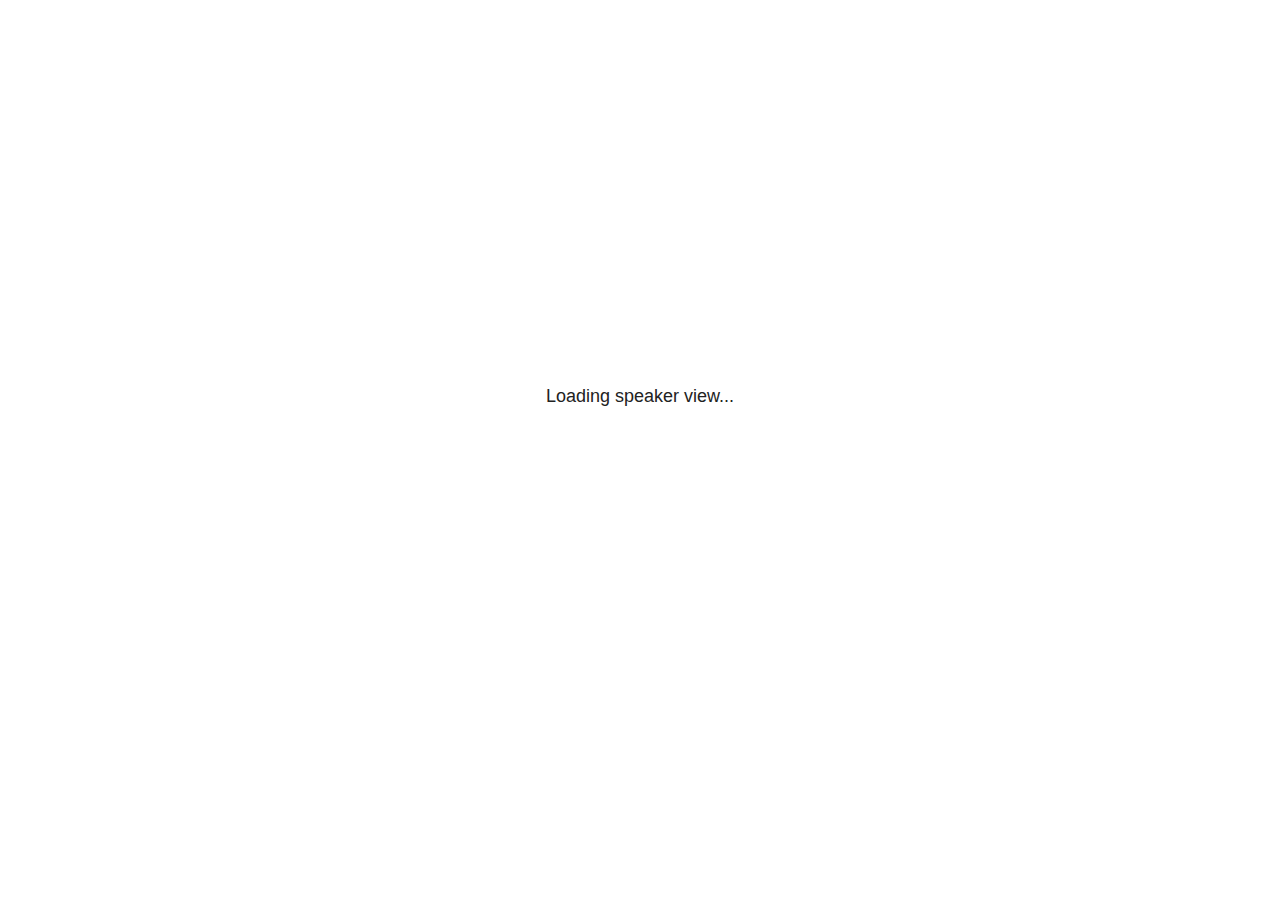
<file: slides/1_introduction/cours_1_intro_files/libs/revealjs/plugin/notes/speaker-view.html>
<!--
	NOTE: You need to build the notes plugin after making changes to this file.
-->
<html lang="en">
	<head>
		<meta charset="utf-8">

		<title>reveal.js - Speaker View</title>

		<style>
			body {
				font-family: Helvetica;
				font-size: 18px;
			}

			#current-slide,
			#upcoming-slide,
			#speaker-controls {
				padding: 6px;
				box-sizing: border-box;
				-moz-box-sizing: border-box;
			}

			#current-slide iframe,
			#upcoming-slide iframe {
				width: 100%;
				height: 100%;
				border: 1px solid #ddd;
			}

			#current-slide .label,
			#upcoming-slide .label {
				position: absolute;
				top: 10px;
				left: 10px;
				z-index: 2;
			}

			#connection-status {
				position: absolute;
				top: 0;
				left: 0;
				width: 100%;
				height: 100%;
				z-index: 20;
				padding: 30% 20% 20% 20%;
				font-size: 18px;
				color: #222;
				background: #fff;
				text-align: center;
				box-sizing: border-box;
				line-height: 1.4;
			}

			.overlay-element {
				height: 34px;
				line-height: 34px;
				padding: 0 10px;
				text-shadow: none;
				background: rgba( 220, 220, 220, 0.8 );
				color: #222;
				font-size: 14px;
			}

			.overlay-element.interactive:hover {
				background: rgba( 220, 220, 220, 1 );
			}

			#current-slide {
				position: absolute;
				width: 60%;
				height: 100%;
				top: 0;
				left: 0;
				padding-right: 0;
			}

			#upcoming-slide {
				position: absolute;
				width: 40%;
				height: 40%;
				right: 0;
				top: 0;
			}

			/* Speaker controls */
			#speaker-controls {
				position: absolute;
				top: 40%;
				right: 0;
				width: 40%;
				height: 60%;
				overflow: auto;
				font-size: 18px;
			}

				.speaker-controls-time.hidden,
				.speaker-controls-notes.hidden {
					display: none;
				}

				.speaker-controls-time .label,
				.speaker-controls-pace .label,
				.speaker-controls-notes .label {
					text-transform: uppercase;
					font-weight: normal;
					font-size: 0.66em;
					color: #666;
					margin: 0;
				}

				.speaker-controls-time, .speaker-controls-pace {
					border-bottom: 1px solid rgba( 200, 200, 200, 0.5 );
					margin-bottom: 10px;
					padding: 10px 16px;
					padding-bottom: 20px;
					cursor: pointer;
				}

				.speaker-controls-time .reset-button {
					opacity: 0;
					float: right;
					color: #666;
					text-decoration: none;
				}
				.speaker-controls-time:hover .reset-button {
					opacity: 1;
				}

				.speaker-controls-time .timer,
				.speaker-controls-time .clock {
					width: 50%;
				}

				.speaker-controls-time .timer,
				.speaker-controls-time .clock,
				.speaker-controls-time .pacing .hours-value,
				.speaker-controls-time .pacing .minutes-value,
				.speaker-controls-time .pacing .seconds-value {
					font-size: 1.9em;
				}

				.speaker-controls-time .timer {
					float: left;
				}

				.speaker-controls-time .clock {
					float: right;
					text-align: right;
				}

				.speaker-controls-time span.mute {
					opacity: 0.3;
				}

				.speaker-controls-time .pacing-title {
					margin-top: 5px;
				}

				.speaker-controls-time .pacing.ahead {
					color: blue;
				}

				.speaker-controls-time .pacing.on-track {
					color: green;
				}

				.speaker-controls-time .pacing.behind {
					color: red;
				}

				.speaker-controls-notes {
					padding: 10px 16px;
				}

				.speaker-controls-notes .value {
					margin-top: 5px;
					line-height: 1.4;
					font-size: 1.2em;
				}

			/* Layout selector */
			#speaker-layout {
				position: absolute;
				top: 10px;
				right: 10px;
				color: #222;
				z-index: 10;
			}
				#speaker-layout select {
					position: absolute;
					width: 100%;
					height: 100%;
					top: 0;
					left: 0;
					border: 0;
					box-shadow: 0;
					cursor: pointer;
					opacity: 0;

					font-size: 1em;
					background-color: transparent;

					-moz-appearance: none;
					-webkit-appearance: none;
					-webkit-tap-highlight-color: rgba(0, 0, 0, 0);
				}

				#speaker-layout select:focus {
					outline: none;
					box-shadow: none;
				}

			.clear {
				clear: both;
			}

			/* Speaker layout: Wide */
			body[data-speaker-layout="wide"] #current-slide,
			body[data-speaker-layout="wide"] #upcoming-slide {
				width: 50%;
				height: 45%;
				padding: 6px;
			}

			body[data-speaker-layout="wide"] #current-slide {
				top: 0;
				left: 0;
			}

			body[data-speaker-layout="wide"] #upcoming-slide {
				top: 0;
				left: 50%;
			}

			body[data-speaker-layout="wide"] #speaker-controls {
				top: 45%;
				left: 0;
				width: 100%;
				height: 50%;
				font-size: 1.25em;
			}

			/* Speaker layout: Tall */
			body[data-speaker-layout="tall"] #current-slide,
			body[data-speaker-layout="tall"] #upcoming-slide {
				width: 45%;
				height: 50%;
				padding: 6px;
			}

			body[data-speaker-layout="tall"] #current-slide {
				top: 0;
				left: 0;
			}

			body[data-speaker-layout="tall"] #upcoming-slide {
				top: 50%;
				left: 0;
			}

			body[data-speaker-layout="tall"] #speaker-controls {
				padding-top: 40px;
				top: 0;
				left: 45%;
				width: 55%;
				height: 100%;
				font-size: 1.25em;
			}

			/* Speaker layout: Notes only */
			body[data-speaker-layout="notes-only"] #current-slide,
			body[data-speaker-layout="notes-only"] #upcoming-slide {
				display: none;
			}

			body[data-speaker-layout="notes-only"] #speaker-controls {
				padding-top: 40px;
				top: 0;
				left: 0;
				width: 100%;
				height: 100%;
				font-size: 1.25em;
			}

			@media screen and (max-width: 1080px) {
				body[data-speaker-layout="default"] #speaker-controls {
					font-size: 16px;
				}
			}

			@media screen and (max-width: 900px) {
				body[data-speaker-layout="default"] #speaker-controls {
					font-size: 14px;
				}
			}

			@media screen and (max-width: 800px) {
				body[data-speaker-layout="default"] #speaker-controls {
					font-size: 12px;
				}
			}

		</style>
	</head>

	<body>

		<div id="connection-status">Loading speaker view...</div>

		<div id="current-slide"></div>
		<div id="upcoming-slide"><span class="overlay-element label">Upcoming</span></div>
		<div id="speaker-controls">
			<div class="speaker-controls-time">
				<h4 class="label">Time <span class="reset-button">Click to Reset</span></h4>
				<div class="clock">
					<span class="clock-value">0:00 AM</span>
				</div>
				<div class="timer">
					<span class="hours-value">00</span><span class="minutes-value">:00</span><span class="seconds-value">:00</span>
				</div>
				<div class="clear"></div>

				<h4 class="label pacing-title" style="display: none">Pacing – Time to finish current slide</h4>
				<div class="pacing" style="display: none">
					<span class="hours-value">00</span><span class="minutes-value">:00</span><span class="seconds-value">:00</span>
				</div>
			</div>

			<div class="speaker-controls-notes hidden">
				<h4 class="label">Notes</h4>
				<div class="value"></div>
			</div>
		</div>
		<div id="speaker-layout" class="overlay-element interactive">
			<span class="speaker-layout-label"></span>
			<select class="speaker-layout-dropdown"></select>
		</div>

		<script>

			(function() {

				var notes,
					notesValue,
					currentState,
					currentSlide,
					upcomingSlide,
					layoutLabel,
					layoutDropdown,
					pendingCalls = {},
					lastRevealApiCallId = 0,
					connected = false,
					whitelistedWindows = [window.opener];

				var SPEAKER_LAYOUTS = {
					'default': 'Default',
					'wide': 'Wide',
					'tall': 'Tall',
					'notes-only': 'Notes only'
				};

				setupLayout();

				var connectionStatus = document.querySelector( '#connection-status' );
				var connectionTimeout = setTimeout( function() {
					connectionStatus.innerHTML = 'Error connecting to main window.<br>Please try closing and reopening the speaker view.';
				}, 5000 );
;
				window.addEventListener( 'message', function( event ) {

					// Validate the origin of this message to prevent XSS
					if( window.location.origin !== event.origin && whitelistedWindows.indexOf( event.source ) === -1 ) {
						return;
					}

					clearTimeout( connectionTimeout );
					connectionStatus.style.display = 'none';

					var data = JSON.parse( event.data );

					// The overview mode is only useful to the reveal.js instance
					// where navigation occurs so we don't sync it
					if( data.state ) delete data.state.overview;

					// Messages sent by the notes plugin inside of the main window
					if( data && data.namespace === 'reveal-notes' ) {
						if( data.type === 'connect' ) {
							handleConnectMessage( data );
						}
						else if( data.type === 'state' ) {
							handleStateMessage( data );
						}
						else if( data.type === 'return' ) {
							pendingCalls[data.callId](data.result);
							delete pendingCalls[data.callId];
						}
					}
					// Messages sent by the reveal.js inside of the current slide preview
					else if( data && data.namespace === 'reveal' ) {
						if( /ready/.test( data.eventName ) ) {
							// Send a message back to notify that the handshake is complete
							window.opener.postMessage( JSON.stringify({ namespace: 'reveal-notes', type: 'connected'} ), '*' );
						}
						else if( /slidechanged|fragmentshown|fragmenthidden|paused|resumed/.test( data.eventName ) && currentState !== JSON.stringify( data.state ) ) {

							dispatchStateToMainWindow( data.state );

						}
					}

				} );

				/**
				 * Updates the presentation in the main window to match the state
				 * of the presentation in the notes window.
				 */
				const dispatchStateToMainWindow = debounce(( state ) => {
					window.opener.postMessage( JSON.stringify({ method: 'setState', args: [ state ]} ), '*' );
				}, 500);

				/**
				 * Asynchronously calls the Reveal.js API of the main frame.
				 */
				function callRevealApi( methodName, methodArguments, callback ) {

					var callId = ++lastRevealApiCallId;
					pendingCalls[callId] = callback;
					window.opener.postMessage( JSON.stringify( {
						namespace: 'reveal-notes',
						type: 'call',
						callId: callId,
						methodName: methodName,
						arguments: methodArguments
					} ), '*' );

				}

				/**
				 * Called when the main window is trying to establish a
				 * connection.
				 */
				function handleConnectMessage( data ) {

					if( connected === false ) {
						connected = true;

						setupIframes( data );
						setupKeyboard();
						setupNotes();
						setupTimer();
						setupHeartbeat();
					}

				}

				/**
				 * Called when the main window sends an updated state.
				 */
				function handleStateMessage( data ) {

					// Store the most recently set state to avoid circular loops
					// applying the same state
					currentState = JSON.stringify( data.state );

					// No need for updating the notes in case of fragment changes
					if ( data.notes ) {
						notes.classList.remove( 'hidden' );
						notesValue.style.whiteSpace = data.whitespace;
						if( data.markdown ) {
							notesValue.innerHTML = marked( data.notes );
						}
						else {
							notesValue.innerHTML = data.notes;
						}
					}
					else {
						notes.classList.add( 'hidden' );
					}

					// Update the note slides
					currentSlide.contentWindow.postMessage( JSON.stringify({ method: 'setState', args: [ data.state ] }), '*' );
					upcomingSlide.contentWindow.postMessage( JSON.stringify({ method: 'setState', args: [ data.state ] }), '*' );
					upcomingSlide.contentWindow.postMessage( JSON.stringify({ method: 'next' }), '*' );

				}

				// Limit to max one state update per X ms
				handleStateMessage = debounce( handleStateMessage, 200 );

				/**
				 * Forward keyboard events to the current slide window.
				 * This enables keyboard events to work even if focus
				 * isn't set on the current slide iframe.
				 *
				 * Block F5 default handling, it reloads and disconnects
				 * the speaker notes window.
				 */
				function setupKeyboard() {

					document.addEventListener( 'keydown', function( event ) {
						if( event.keyCode === 116 || ( event.metaKey && event.keyCode === 82 ) ) {
							event.preventDefault();
							return false;
						}
						currentSlide.contentWindow.postMessage( JSON.stringify({ method: 'triggerKey', args: [ event.keyCode ] }), '*' );
					} );

				}

				/**
				 * Creates the preview iframes.
				 */
				function setupIframes( data ) {

					var params = [
						'receiver',
						'progress=false',
						'history=false',
						'transition=none',
						'autoSlide=0',
						'backgroundTransition=none'
					].join( '&' );

					var urlSeparator = /\?/.test(data.url) ? '&' : '?';
					var hash = '#/' + data.state.indexh + '/' + data.state.indexv;
					var currentURL = data.url + urlSeparator + params + '&postMessageEvents=true' + hash;
					var upcomingURL = data.url + urlSeparator + params + '&controls=false' + hash;

					currentSlide = document.createElement( 'iframe' );
					currentSlide.setAttribute( 'width', 1280 );
					currentSlide.setAttribute( 'height', 1024 );
					currentSlide.setAttribute( 'src', currentURL );
					document.querySelector( '#current-slide' ).appendChild( currentSlide );

					upcomingSlide = document.createElement( 'iframe' );
					upcomingSlide.setAttribute( 'width', 640 );
					upcomingSlide.setAttribute( 'height', 512 );
					upcomingSlide.setAttribute( 'src', upcomingURL );
					document.querySelector( '#upcoming-slide' ).appendChild( upcomingSlide );

					whitelistedWindows.push( currentSlide.contentWindow, upcomingSlide.contentWindow );

				}

				/**
				 * Setup the notes UI.
				 */
				function setupNotes() {

					notes = document.querySelector( '.speaker-controls-notes' );
					notesValue = document.querySelector( '.speaker-controls-notes .value' );

				}

				/**
				 * We send out a heartbeat at all times to ensure we can
				 * reconnect with the main presentation window after reloads.
				 */
				function setupHeartbeat() {

					setInterval( () => {
						window.opener.postMessage( JSON.stringify({ namespace: 'reveal-notes', type: 'heartbeat'} ), '*' );
					}, 1000 );

				}

				function getTimings( callback ) {

					callRevealApi( 'getSlidesAttributes', [], function ( slideAttributes ) {
						callRevealApi( 'getConfig', [], function ( config ) {
							var totalTime = config.totalTime;
							var minTimePerSlide = config.minimumTimePerSlide || 0;
							var defaultTiming = config.defaultTiming;
							if ((defaultTiming == null) && (totalTime == null)) {
								callback(null);
								return;
							}
							// Setting totalTime overrides defaultTiming
							if (totalTime) {
								defaultTiming = 0;
							}
							var timings = [];
							for ( var i in slideAttributes ) {
								var slide = slideAttributes[ i ];
								var timing = defaultTiming;
								if( slide.hasOwnProperty( 'data-timing' )) {
									var t = slide[ 'data-timing' ];
									timing = parseInt(t);
									if( isNaN(timing) ) {
										console.warn("Could not parse timing '" + t + "' of slide " + i + "; using default of " + defaultTiming);
										timing = defaultTiming;
									}
								}
								timings.push(timing);
							}
							if ( totalTime ) {
								// After we've allocated time to individual slides, we summarize it and
								// subtract it from the total time
								var remainingTime = totalTime - timings.reduce( function(a, b) { return a + b; }, 0 );
								// The remaining time is divided by the number of slides that have 0 seconds
								// allocated at the moment, giving the average time-per-slide on the remaining slides
								var remainingSlides = (timings.filter( function(x) { return x == 0 }) ).length
								var timePerSlide = Math.round( remainingTime / remainingSlides, 0 )
								// And now we replace every zero-value timing with that average
								timings = timings.map( function(x) { return (x==0 ? timePerSlide : x) } );
							}
							var slidesUnderMinimum = timings.filter( function(x) { return (x < minTimePerSlide) } ).length
							if ( slidesUnderMinimum ) {
								message = "The pacing time for " + slidesUnderMinimum + " slide(s) is under the configured minimum of " + minTimePerSlide + " seconds. Check the data-timing attribute on individual slides, or consider increasing the totalTime or minimumTimePerSlide configuration options (or removing some slides).";
								alert(message);
							}
							callback( timings );
						} );
					} );

				}

				/**
				 * Return the number of seconds allocated for presenting
				 * all slides up to and including this one.
				 */
				function getTimeAllocated( timings, callback ) {

					callRevealApi( 'getSlidePastCount', [], function ( currentSlide ) {
						var allocated = 0;
						for (var i in timings.slice(0, currentSlide + 1)) {
							allocated += timings[i];
						}
						callback( allocated );
					} );

				}

				/**
				 * Create the timer and clock and start updating them
				 * at an interval.
				 */
				function setupTimer() {

					var start = new Date(),
					timeEl = document.querySelector( '.speaker-controls-time' ),
					clockEl = timeEl.querySelector( '.clock-value' ),
					hoursEl = timeEl.querySelector( '.hours-value' ),
					minutesEl = timeEl.querySelector( '.minutes-value' ),
					secondsEl = timeEl.querySelector( '.seconds-value' ),
					pacingTitleEl = timeEl.querySelector( '.pacing-title' ),
					pacingEl = timeEl.querySelector( '.pacing' ),
					pacingHoursEl = pacingEl.querySelector( '.hours-value' ),
					pacingMinutesEl = pacingEl.querySelector( '.minutes-value' ),
					pacingSecondsEl = pacingEl.querySelector( '.seconds-value' );

					var timings = null;
					getTimings( function ( _timings ) {

						timings = _timings;
						if (_timings !== null) {
							pacingTitleEl.style.removeProperty('display');
							pacingEl.style.removeProperty('display');
						}

						// Update once directly
						_updateTimer();

						// Then update every second
						setInterval( _updateTimer, 1000 );

					} );


					function _resetTimer() {

						if (timings == null) {
							start = new Date();
							_updateTimer();
						}
						else {
							// Reset timer to beginning of current slide
							getTimeAllocated( timings, function ( slideEndTimingSeconds ) {
								var slideEndTiming = slideEndTimingSeconds * 1000;
								callRevealApi( 'getSlidePastCount', [], function ( currentSlide ) {
									var currentSlideTiming = timings[currentSlide] * 1000;
									var previousSlidesTiming = slideEndTiming - currentSlideTiming;
									var now = new Date();
									start = new Date(now.getTime() - previousSlidesTiming);
									_updateTimer();
								} );
							} );
						}

					}

					timeEl.addEventListener( 'click', function() {
						_resetTimer();
						return false;
					} );

					function _displayTime( hrEl, minEl, secEl, time) {

						var sign = Math.sign(time) == -1 ? "-" : "";
						time = Math.abs(Math.round(time / 1000));
						var seconds = time % 60;
						var minutes = Math.floor( time / 60 ) % 60 ;
						var hours = Math.floor( time / ( 60 * 60 )) ;
						hrEl.innerHTML = sign + zeroPadInteger( hours );
						if (hours == 0) {
							hrEl.classList.add( 'mute' );
						}
						else {
							hrEl.classList.remove( 'mute' );
						}
						minEl.innerHTML = ':' + zeroPadInteger( minutes );
						if (hours == 0 && minutes == 0) {
							minEl.classList.add( 'mute' );
						}
						else {
							minEl.classList.remove( 'mute' );
						}
						secEl.innerHTML = ':' + zeroPadInteger( seconds );
					}

					function _updateTimer() {

						var diff, hours, minutes, seconds,
						now = new Date();

						diff = now.getTime() - start.getTime();

						clockEl.innerHTML = now.toLocaleTimeString( 'en-US', { hour12: true, hour: '2-digit', minute:'2-digit' } );
						_displayTime( hoursEl, minutesEl, secondsEl, diff );
						if (timings !== null) {
							_updatePacing(diff);
						}

					}

					function _updatePacing(diff) {

						getTimeAllocated( timings, function ( slideEndTimingSeconds ) {
							var slideEndTiming = slideEndTimingSeconds * 1000;

							callRevealApi( 'getSlidePastCount', [], function ( currentSlide ) {
								var currentSlideTiming = timings[currentSlide] * 1000;
								var timeLeftCurrentSlide = slideEndTiming - diff;
								if (timeLeftCurrentSlide < 0) {
									pacingEl.className = 'pacing behind';
								}
								else if (timeLeftCurrentSlide < currentSlideTiming) {
									pacingEl.className = 'pacing on-track';
								}
								else {
									pacingEl.className = 'pacing ahead';
								}
								_displayTime( pacingHoursEl, pacingMinutesEl, pacingSecondsEl, timeLeftCurrentSlide );
							} );
						} );
					}

				}

				/**
				 * Sets up the speaker view layout and layout selector.
				 */
				function setupLayout() {

					layoutDropdown = document.querySelector( '.speaker-layout-dropdown' );
					layoutLabel = document.querySelector( '.speaker-layout-label' );

					// Render the list of available layouts
					for( var id in SPEAKER_LAYOUTS ) {
						var option = document.createElement( 'option' );
						option.setAttribute( 'value', id );
						option.textContent = SPEAKER_LAYOUTS[ id ];
						layoutDropdown.appendChild( option );
					}

					// Monitor the dropdown for changes
					layoutDropdown.addEventListener( 'change', function( event ) {

						setLayout( layoutDropdown.value );

					}, false );

					// Restore any currently persisted layout
					setLayout( getLayout() );

				}

				/**
				 * Sets a new speaker view layout. The layout is persisted
				 * in local storage.
				 */
				function setLayout( value ) {

					var title = SPEAKER_LAYOUTS[ value ];

					layoutLabel.innerHTML = 'Layout' + ( title ? ( ': ' + title ) : '' );
					layoutDropdown.value = value;

					document.body.setAttribute( 'data-speaker-layout', value );

					// Persist locally
					if( supportsLocalStorage() ) {
						window.localStorage.setItem( 'reveal-speaker-layout', value );
					}

				}

				/**
				 * Returns the ID of the most recently set speaker layout
				 * or our default layout if none has been set.
				 */
				function getLayout() {

					if( supportsLocalStorage() ) {
						var layout = window.localStorage.getItem( 'reveal-speaker-layout' );
						if( layout ) {
							return layout;
						}
					}

					// Default to the first record in the layouts hash
					for( var id in SPEAKER_LAYOUTS ) {
						return id;
					}

				}

				function supportsLocalStorage() {

					try {
						localStorage.setItem('test', 'test');
						localStorage.removeItem('test');
						return true;
					}
					catch( e ) {
						return false;
					}

				}

				function zeroPadInteger( num ) {

					var str = '00' + parseInt( num );
					return str.substring( str.length - 2 );

				}

				/**
				 * Limits the frequency at which a function can be called.
				 */
				function debounce( fn, ms ) {

					var lastTime = 0,
						timeout;

					return function() {

						var args = arguments;
						var context = this;

						clearTimeout( timeout );

						var timeSinceLastCall = Date.now() - lastTime;
						if( timeSinceLastCall > ms ) {
							fn.apply( context, args );
							lastTime = Date.now();
						}
						else {
							timeout = setTimeout( function() {
								fn.apply( context, args );
								lastTime = Date.now();
							}, ms - timeSinceLastCall );
						}

					}

				}

			})();

		</script>
	</body>
</html>
</file>
<file: assets/css/main.css>
@import url("fontawesome-all.min.css");
@import url("https://fonts.googleapis.com/css?family=Source+Sans+Pro:300,300italic,400,600");

/*
	Prologue by HTML5 UP
	html5up.net | @ajlkn
	Free for personal and commercial use under the CCA 3.0 license (html5up.net/license)
*/

html, body, div, span, applet, object,
iframe, h1, h2, h3, h4, h5, h6, p, blockquote,
pre, a, abbr, acronym, address, big, cite,
code, del, dfn, em, img, ins, kbd, q, s, samp,
small, strike, strong, sub, sup, tt, var, b,
u, i, center, dl, dt, dd, ol, ul, li, fieldset,
form, label, legend, table, caption, tbody,
tfoot, thead, tr, th, td, article, aside,
canvas, details, embed, figure, figcaption,
footer, header, hgroup, menu, nav, output, ruby,
section, summary, time, mark, audio, video {
	margin: 0;
	padding: 0;
	border: 0;
	font-size: 100%;
	font: inherit;
	vertical-align: baseline;}

article, aside, details, figcaption, figure,
footer, header, hgroup, menu, nav, section {
	display: block;}

body {
	line-height: 1;
}

ol, ul {
	list-style: none;
}

blockquote, q {
	quotes: none;
}

	blockquote:before, blockquote:after, q:before, q:after {
		content: '';
		content: none;
	}

table {
	border-collapse: collapse;
	border-spacing: 0;
}

body {
	-webkit-text-size-adjust: none;
}

mark {
	background-color: transparent;
	color: inherit;
}

input::-moz-focus-inner {
	border: 0;
	padding: 0;
}

input, select, textarea {
	-moz-appearance: none;
	-webkit-appearance: none;
	-ms-appearance: none;
	appearance: none;
}

/* Basic */

	html {
		box-sizing: border-box;
	}

	*, *:before, *:after {
		box-sizing: inherit;
	}

	body {
		background: #fff;
		font-family: 'Source Sans Pro', sans-serif;
		font-size: 19pt;
		font-weight: 300;
		line-height: 1.75em;
		color: #888;
	}

		body.is-preload *, body.is-preload *:before, body.is-preload *:after {
			-moz-animation: none !important;
			-webkit-animation: none !important;
			-ms-animation: none !important;
			animation: none !important;
			-moz-transition: none !important;
			-webkit-transition: none !important;
			-ms-transition: none !important;
			transition: none !important;
		}

	input, textarea, select {
		font-family: 'Source Sans Pro', sans-serif;
		font-size: 19pt;
		font-weight: 300;
		line-height: 1.75em;
		color: #888;
	}

	h1, h2, h3, h4, h5, h6 {
		font-weight: 300;
		color: #666;
		line-height: 1.5em;
	}

	h1 a, h2 a, h3 a, h4 a, h5 a, h6 a {
		color: inherit;
		text-decoration: none;
	}

		h1 a strong, h2 a strong, h3 a strong, h4 a strong, h5 a strong, h6 a strong {
			color: #333;
		}

	h2 {
		font-size: 2em;
		letter-spacing: -1px;
	}

		h2.alt {
			color: #888;
		}

			h2.alt strong {
				color: #666;
			}

	h3 {
		font-size: 1.5em;
	}

	header {
		margin: 0 0 2em 0;
	}

		header > p {
			margin: 1em 0 0 0;
		}

	footer {
		margin: 2em 0 0 0;
	}

	strong, b {
		font-weight: 300;
		color: #666;
	}

	em, i {
		font-style: italic;
	}

	a {
		text-decoration: none;
		color: inherit;
		border-bottom: dotted 1px rgba(128, 128, 128, 0.5);
		-moz-transition: color 0.35s ease-in-out, border-bottom-color 0.35s ease-in-out;
		-webkit-transition: color 0.35s ease-in-out, border-bottom-color 0.35s ease-in-out;
		-ms-transition: color 0.35s ease-in-out, border-bottom-color 0.35s ease-in-out;
		transition: color 0.35s ease-in-out, border-bottom-color 0.35s ease-in-out;
		outline: 0;
	}

		a:hover {
			color: #E27689;
			border-bottom-color: rgba(255, 255, 255, 0);
		}

	sub {
		position: relative;
		top: 0.5em;
		font-size: 0.8em;
	}

	sup {
		position: relative;
		top: -0.5em;
		font-size: 0.8em;
	}

	hr {
		border: 0;
		border-top: solid 1px #ddd;
	}

	blockquote {
		border-left: solid 0.5em #ddd;
		padding: 1em 0 1em 2em;
		font-style: italic;
	}

	p, ul, ol, dl, table {
		margin-bottom: 2em;
	}

	br.clear {
		clear: both;
	}

/* Container */

	.container {
		margin: 0 auto;
		max-width: 100%;
		width: 1400px;
	}

		@media screen and (min-width: 961px) and (max-width: 1880px) {

			.container {
				width: 1200px;
			}

		}

		@media screen and (min-width: 961px) and (max-width: 1620px) {

			.container {
				width: 960px;
			}

		}

		@media screen and (min-width: 961px) and (max-width: 1320px) {

			.container {
				width: 100%;
			}

		}

		@media screen and (max-width: 960px) {

			.container {
				width: 100%;
			}

		}

		@media screen and (max-width: 736px) {

			.container {
				width: 100%;
			}

		}

/* Row */

	.row {
		display: flex;
		flex-wrap: wrap;
		box-sizing: border-box;
		align-items: stretch;
	}

		.row > * {
			box-sizing: border-box;
		}

		.row.gtr-uniform > * > :last-child {
			margin-bottom: 0;
		}

		.row.aln-left {
			justify-content: flex-start;
		}

		.row.aln-center {
			justify-content: center;
		}

		.row.aln-right {
			justify-content: flex-end;
		}

		.row.aln-top {
			align-items: flex-start;
		}

		.row.aln-middle {
			align-items: center;
		}

		.row.aln-bottom {
			align-items: flex-end;
		}

		.row > .imp {
			order: -1;
		}

		.row > .col-1 {
			width: 8.33333%;
		}

		.row > .off-1 {
			margin-left: 8.33333%;
		}

		.row > .col-2 {
			width: 16.66667%;
		}

		.row > .off-2 {
			margin-left: 16.66667%;
		}

		.row > .col-3 {
			width: 25%;
		}

		.row > .off-3 {
			margin-left: 25%;
		}

		.row > .col-4 {
			width: 33.33333%;
		}

		.row > .off-4 {
			margin-left: 33.33333%;
		}

		.row > .col-5 {
			width: 41.66667%;
		}

		.row > .off-5 {
			margin-left: 41.66667%;
		}

		.row > .col-6 {
			width: 50%;
		}

		.row > .off-6 {
			margin-left: 50%;
		}

		.row > .col-7 {
			width: 58.33333%;
		}

		.row > .off-7 {
			margin-left: 58.33333%;
		}

		.row > .col-8 {
			width: 66.66667%;
		}

		.row > .off-8 {
			margin-left: 66.66667%;
		}

		.row > .col-9 {
			width: 75%;
		}

		.row > .off-9 {
			margin-left: 75%;
		}

		.row > .col-10 {
			width: 83.33333%;
		}

		.row > .off-10 {
			margin-left: 83.33333%;
		}

		.row > .col-11 {
			width: 91.66667%;
		}

		.row > .off-11 {
			margin-left: 91.66667%;
		}

		.row > .col-12 {
			width: 100%;
		}

		.row > .off-12 {
			margin-left: 100%;
		}

		.row.gtr-0 {
			margin-top: 0px;
			margin-left: 0px;
		}

			.row.gtr-0 > * {
				padding: 0px 0 0 0px;
			}

			.row.gtr-0.gtr-uniform {
				margin-top: 0px;
			}

				.row.gtr-0.gtr-uniform > * {
					padding-top: 0px;
				}

		.row.gtr-25 {
			margin-top: -10px;
			margin-left: -10px;
		}

			.row.gtr-25 > * {
				padding: 10px 0 0 10px;
			}

			.row.gtr-25.gtr-uniform {
				margin-top: -10px;
			}

				.row.gtr-25.gtr-uniform > * {
					padding-top: 10px;
				}

		.row.gtr-50 {
			margin-top: -20px;
			margin-left: -20px;
		}

			.row.gtr-50 > * {
				padding: 20px 0 0 20px;
			}

			.row.gtr-50.gtr-uniform {
				margin-top: -20px;
			}

				.row.gtr-50.gtr-uniform > * {
					padding-top: 20px;
				}

		.row {
			margin-top: -40px;
			margin-left: -40px;
		}

			.row > * {
				padding: 40px 0 0 40px;
			}

			.row.gtr-uniform {
				margin-top: -40px;
			}

				.row.gtr-uniform > * {
					padding-top: 40px;
				}

		.row.gtr-150 {
			margin-top: -60px;
			margin-left: -60px;
		}

			.row.gtr-150 > * {
				padding: 60px 0 0 60px;
			}

			.row.gtr-150.gtr-uniform {
				margin-top: -60px;
			}

				.row.gtr-150.gtr-uniform > * {
					padding-top: 60px;
				}

		.row.gtr-200 {
			margin-top: -80px;
			margin-left: -80px;
		}

			.row.gtr-200 > * {
				padding: 80px 0 0 80px;
			}

			.row.gtr-200.gtr-uniform {
				margin-top: -80px;
			}

				.row.gtr-200.gtr-uniform > * {
					padding-top: 80px;
				}

		@media screen and (min-width: 961px) and (max-width: 1880px) {

			.row {
				display: flex;
				flex-wrap: wrap;
				box-sizing: border-box;
				align-items: stretch;
			}

				.row > * {
					box-sizing: border-box;
				}

				.row.gtr-uniform > * > :last-child {
					margin-bottom: 0;
				}

				.row.aln-left {
					justify-content: flex-start;
				}

				.row.aln-center {
					justify-content: center;
				}

				.row.aln-right {
					justify-content: flex-end;
				}

				.row.aln-top {
					align-items: flex-start;
				}

				.row.aln-middle {
					align-items: center;
				}

				.row.aln-bottom {
					align-items: flex-end;
				}

				.row > .imp-wide {
					order: -1;
				}

				.row > .col-1-wide {
					width: 8.33333%;
				}

				.row > .off-1-wide {
					margin-left: 8.33333%;
				}

				.row > .col-2-wide {
					width: 16.66667%;
				}

				.row > .off-2-wide {
					margin-left: 16.66667%;
				}

				.row > .col-3-wide {
					width: 25%;
				}

				.row > .off-3-wide {
					margin-left: 25%;
				}

				.row > .col-4-wide {
					width: 33.33333%;
				}

				.row > .off-4-wide {
					margin-left: 33.33333%;
				}

				.row > .col-5-wide {
					width: 41.66667%;
				}

				.row > .off-5-wide {
					margin-left: 41.66667%;
				}

				.row > .col-6-wide {
					width: 50%;
				}

				.row > .off-6-wide {
					margin-left: 50%;
				}

				.row > .col-7-wide {
					width: 58.33333%;
				}

				.row > .off-7-wide {
					margin-left: 58.33333%;
				}

				.row > .col-8-wide {
					width: 66.66667%;
				}

				.row > .off-8-wide {
					margin-left: 66.66667%;
				}

				.row > .col-9-wide {
					width: 75%;
				}

				.row > .off-9-wide {
					margin-left: 75%;
				}

				.row > .col-10-wide {
					width: 83.33333%;
				}

				.row > .off-10-wide {
					margin-left: 83.33333%;
				}

				.row > .col-11-wide {
					width: 91.66667%;
				}

				.row > .off-11-wide {
					margin-left: 91.66667%;
				}

				.row > .col-12-wide {
					width: 100%;
				}

				.row > .off-12-wide {
					margin-left: 100%;
				}

				.row.gtr-0 {
					margin-top: 0px;
					margin-left: 0px;
				}

					.row.gtr-0 > * {
						padding: 0px 0 0 0px;
					}

					.row.gtr-0.gtr-uniform {
						margin-top: 0px;
					}

						.row.gtr-0.gtr-uniform > * {
							padding-top: 0px;
						}

				.row.gtr-25 {
					margin-top: -10px;
					margin-left: -10px;
				}

					.row.gtr-25 > * {
						padding: 10px 0 0 10px;
					}

					.row.gtr-25.gtr-uniform {
						margin-top: -10px;
					}

						.row.gtr-25.gtr-uniform > * {
							padding-top: 10px;
						}

				.row.gtr-50 {
					margin-top: -20px;
					margin-left: -20px;
				}

					.row.gtr-50 > * {
						padding: 20px 0 0 20px;
					}

					.row.gtr-50.gtr-uniform {
						margin-top: -20px;
					}

						.row.gtr-50.gtr-uniform > * {
							padding-top: 20px;
						}

				.row {
					margin-top: -40px;
					margin-left: -40px;
				}

					.row > * {
						padding: 40px 0 0 40px;
					}

					.row.gtr-uniform {
						margin-top: -40px;
					}

						.row.gtr-uniform > * {
							padding-top: 40px;
						}

				.row.gtr-150 {
					margin-top: -60px;
					margin-left: -60px;
				}

					.row.gtr-150 > * {
						padding: 60px 0 0 60px;
					}

					.row.gtr-150.gtr-uniform {
						margin-top: -60px;
					}

						.row.gtr-150.gtr-uniform > * {
							padding-top: 60px;
						}

				.row.gtr-200 {
					margin-top: -80px;
					margin-left: -80px;
				}

					.row.gtr-200 > * {
						padding: 80px 0 0 80px;
					}

					.row.gtr-200.gtr-uniform {
						margin-top: -80px;
					}

						.row.gtr-200.gtr-uniform > * {
							padding-top: 80px;
						}

		}

		@media screen and (min-width: 961px) and (max-width: 1620px) {

			.row {
				display: flex;
				flex-wrap: wrap;
				box-sizing: border-box;
				align-items: stretch;
			}

				.row > * {
					box-sizing: border-box;
				}

				.row.gtr-uniform > * > :last-child {
					margin-bottom: 0;
				}

				.row.aln-left {
					justify-content: flex-start;
				}

				.row.aln-center {
					justify-content: center;
				}

				.row.aln-right {
					justify-content: flex-end;
				}

				.row.aln-top {
					align-items: flex-start;
				}

				.row.aln-middle {
					align-items: center;
				}

				.row.aln-bottom {
					align-items: flex-end;
				}

				.row > .imp-normal {
					order: -1;
				}

				.row > .col-1-normal {
					width: 8.33333%;
				}

				.row > .off-1-normal {
					margin-left: 8.33333%;
				}

				.row > .col-2-normal {
					width: 16.66667%;
				}

				.row > .off-2-normal {
					margin-left: 16.66667%;
				}

				.row > .col-3-normal {
					width: 25%;
				}

				.row > .off-3-normal {
					margin-left: 25%;
				}

				.row > .col-4-normal {
					width: 33.33333%;
				}

				.row > .off-4-normal {
					margin-left: 33.33333%;
				}

				.row > .col-5-normal {
					width: 41.66667%;
				}

				.row > .off-5-normal {
					margin-left: 41.66667%;
				}

				.row > .col-6-normal {
					width: 50%;
				}

				.row > .off-6-normal {
					margin-left: 50%;
				}

				.row > .col-7-normal {
					width: 58.33333%;
				}

				.row > .off-7-normal {
					margin-left: 58.33333%;
				}

				.row > .col-8-normal {
					width: 66.66667%;
				}

				.row > .off-8-normal {
					margin-left: 66.66667%;
				}

				.row > .col-9-normal {
					width: 75%;
				}

				.row > .off-9-normal {
					margin-left: 75%;
				}

				.row > .col-10-normal {
					width: 83.33333%;
				}

				.row > .off-10-normal {
					margin-left: 83.33333%;
				}

				.row > .col-11-normal {
					width: 91.66667%;
				}

				.row > .off-11-normal {
					margin-left: 91.66667%;
				}

				.row > .col-12-normal {
					width: 100%;
				}

				.row > .off-12-normal {
					margin-left: 100%;
				}

				.row.gtr-0 {
					margin-top: 0px;
					margin-left: 0px;
				}

					.row.gtr-0 > * {
						padding: 0px 0 0 0px;
					}

					.row.gtr-0.gtr-uniform {
						margin-top: 0px;
					}

						.row.gtr-0.gtr-uniform > * {
							padding-top: 0px;
						}

				.row.gtr-25 {
					margin-top: -10px;
					margin-left: -10px;
				}

					.row.gtr-25 > * {
						padding: 10px 0 0 10px;
					}

					.row.gtr-25.gtr-uniform {
						margin-top: -10px;
					}

						.row.gtr-25.gtr-uniform > * {
							padding-top: 10px;
						}

				.row.gtr-50 {
					margin-top: -20px;
					margin-left: -20px;
				}

					.row.gtr-50 > * {
						padding: 20px 0 0 20px;
					}

					.row.gtr-50.gtr-uniform {
						margin-top: -20px;
					}

						.row.gtr-50.gtr-uniform > * {
							padding-top: 20px;
						}

				.row {
					margin-top: -40px;
					margin-left: -40px;
				}

					.row > * {
						padding: 40px 0 0 40px;
					}

					.row.gtr-uniform {
						margin-top: -40px;
					}

						.row.gtr-uniform > * {
							padding-top: 40px;
						}

				.row.gtr-150 {
					margin-top: -60px;
					margin-left: -60px;
				}

					.row.gtr-150 > * {
						padding: 60px 0 0 60px;
					}

					.row.gtr-150.gtr-uniform {
						margin-top: -60px;
					}

						.row.gtr-150.gtr-uniform > * {
							padding-top: 60px;
						}

				.row.gtr-200 {
					margin-top: -80px;
					margin-left: -80px;
				}

					.row.gtr-200 > * {
						padding: 80px 0 0 80px;
					}

					.row.gtr-200.gtr-uniform {
						margin-top: -80px;
					}

						.row.gtr-200.gtr-uniform > * {
							padding-top: 80px;
						}

		}

		@media screen and (min-width: 961px) and (max-width: 1320px) {

			.row {
				display: flex;
				flex-wrap: wrap;
				box-sizing: border-box;
				align-items: stretch;
			}

				.row > * {
					box-sizing: border-box;
				}

				.row.gtr-uniform > * > :last-child {
					margin-bottom: 0;
				}

				.row.aln-left {
					justify-content: flex-start;
				}

				.row.aln-center {
					justify-content: center;
				}

				.row.aln-right {
					justify-content: flex-end;
				}

				.row.aln-top {
					align-items: flex-start;
				}

				.row.aln-middle {
					align-items: center;
				}

				.row.aln-bottom {
					align-items: flex-end;
				}

				.row > .imp-narrow {
					order: -1;
				}

				.row > .col-1-narrow {
					width: 8.33333%;
				}

				.row > .off-1-narrow {
					margin-left: 8.33333%;
				}

				.row > .col-2-narrow {
					width: 16.66667%;
				}

				.row > .off-2-narrow {
					margin-left: 16.66667%;
				}

				.row > .col-3-narrow {
					width: 25%;
				}

				.row > .off-3-narrow {
					margin-left: 25%;
				}

				.row > .col-4-narrow {
					width: 33.33333%;
				}

				.row > .off-4-narrow {
					margin-left: 33.33333%;
				}

				.row > .col-5-narrow {
					width: 41.66667%;
				}

				.row > .off-5-narrow {
					margin-left: 41.66667%;
				}

				.row > .col-6-narrow {
					width: 50%;
				}

				.row > .off-6-narrow {
					margin-left: 50%;
				}

				.row > .col-7-narrow {
					width: 58.33333%;
				}

				.row > .off-7-narrow {
					margin-left: 58.33333%;
				}

				.row > .col-8-narrow {
					width: 66.66667%;
				}

				.row > .off-8-narrow {
					margin-left: 66.66667%;
				}

				.row > .col-9-narrow {
					width: 75%;
				}

				.row > .off-9-narrow {
					margin-left: 75%;
				}

				.row > .col-10-narrow {
					width: 83.33333%;
				}

				.row > .off-10-narrow {
					margin-left: 83.33333%;
				}

				.row > .col-11-narrow {
					width: 91.66667%;
				}

				.row > .off-11-narrow {
					margin-left: 91.66667%;
				}

				.row > .col-12-narrow {
					width: 100%;
				}

				.row > .off-12-narrow {
					margin-left: 100%;
				}

				.row.gtr-0 {
					margin-top: 0px;
					margin-left: 0px;
				}

					.row.gtr-0 > * {
						padding: 0px 0 0 0px;
					}

					.row.gtr-0.gtr-uniform {
						margin-top: 0px;
					}

						.row.gtr-0.gtr-uniform > * {
							padding-top: 0px;
						}

				.row.gtr-25 {
					margin-top: -5px;
					margin-left: -5px;
				}

					.row.gtr-25 > * {
						padding: 5px 0 0 5px;
					}

					.row.gtr-25.gtr-uniform {
						margin-top: -5px;
					}

						.row.gtr-25.gtr-uniform > * {
							padding-top: 5px;
						}

				.row.gtr-50 {
					margin-top: -10px;
					margin-left: -10px;
				}

					.row.gtr-50 > * {
						padding: 10px 0 0 10px;
					}

					.row.gtr-50.gtr-uniform {
						margin-top: -10px;
					}

						.row.gtr-50.gtr-uniform > * {
							padding-top: 10px;
						}

				.row {
					margin-top: -20px;
					margin-left: -20px;
				}

					.row > * {
						padding: 20px 0 0 20px;
					}

					.row.gtr-uniform {
						margin-top: -20px;
					}

						.row.gtr-uniform > * {
							padding-top: 20px;
						}

				.row.gtr-150 {
					margin-top: -30px;
					margin-left: -30px;
				}

					.row.gtr-150 > * {
						padding: 30px 0 0 30px;
					}

					.row.gtr-150.gtr-uniform {
						margin-top: -30px;
					}

						.row.gtr-150.gtr-uniform > * {
							padding-top: 30px;
						}

				.row.gtr-200 {
					margin-top: -40px;
					margin-left: -40px;
				}

					.row.gtr-200 > * {
						padding: 40px 0 0 40px;
					}

					.row.gtr-200.gtr-uniform {
						margin-top: -40px;
					}

						.row.gtr-200.gtr-uniform > * {
							padding-top: 40px;
						}

		}

		@media screen and (max-width: 960px) {

			.row {
				display: flex;
				flex-wrap: wrap;
				box-sizing: border-box;
				align-items: stretch;
			}

				.row > * {
					box-sizing: border-box;
				}

				.row.gtr-uniform > * > :last-child {
					margin-bottom: 0;
				}

				.row.aln-left {
					justify-content: flex-start;
				}

				.row.aln-center {
					justify-content: center;
				}

				.row.aln-right {
					justify-content: flex-end;
				}

				.row.aln-top {
					align-items: flex-start;
				}

				.row.aln-middle {
					align-items: center;
				}

				.row.aln-bottom {
					align-items: flex-end;
				}

				.row > .imp-narrower {
					order: -1;
				}

				.row > .col-1-narrower {
					width: 8.33333%;
				}

				.row > .off-1-narrower {
					margin-left: 8.33333%;
				}

				.row > .col-2-narrower {
					width: 16.66667%;
				}

				.row > .off-2-narrower {
					margin-left: 16.66667%;
				}

				.row > .col-3-narrower {
					width: 25%;
				}

				.row > .off-3-narrower {
					margin-left: 25%;
				}

				.row > .col-4-narrower {
					width: 33.33333%;
				}

				.row > .off-4-narrower {
					margin-left: 33.33333%;
				}

				.row > .col-5-narrower {
					width: 41.66667%;
				}

				.row > .off-5-narrower {
					margin-left: 41.66667%;
				}

				.row > .col-6-narrower {
					width: 50%;
				}

				.row > .off-6-narrower {
					margin-left: 50%;
				}

				.row > .col-7-narrower {
					width: 58.33333%;
				}

				.row > .off-7-narrower {
					margin-left: 58.33333%;
				}

				.row > .col-8-narrower {
					width: 66.66667%;
				}

				.row > .off-8-narrower {
					margin-left: 66.66667%;
				}

				.row > .col-9-narrower {
					width: 75%;
				}

				.row > .off-9-narrower {
					margin-left: 75%;
				}

				.row > .col-10-narrower {
					width: 83.33333%;
				}

				.row > .off-10-narrower {
					margin-left: 83.33333%;
				}

				.row > .col-11-narrower {
					width: 91.66667%;
				}

				.row > .off-11-narrower {
					margin-left: 91.66667%;
				}

				.row > .col-12-narrower {
					width: 100%;
				}

				.row > .off-12-narrower {
					margin-left: 100%;
				}

				.row.gtr-0 {
					margin-top: 0px;
					margin-left: 0px;
				}

					.row.gtr-0 > * {
						padding: 0px 0 0 0px;
					}

					.row.gtr-0.gtr-uniform {
						margin-top: 0px;
					}

						.row.gtr-0.gtr-uniform > * {
							padding-top: 0px;
						}

				.row.gtr-25 {
					margin-top: -5px;
					margin-left: -5px;
				}

					.row.gtr-25 > * {
						padding: 5px 0 0 5px;
					}

					.row.gtr-25.gtr-uniform {
						margin-top: -5px;
					}

						.row.gtr-25.gtr-uniform > * {
							padding-top: 5px;
						}

				.row.gtr-50 {
					margin-top: -10px;
					margin-left: -10px;
				}

					.row.gtr-50 > * {
						padding: 10px 0 0 10px;
					}

					.row.gtr-50.gtr-uniform {
						margin-top: -10px;
					}

						.row.gtr-50.gtr-uniform > * {
							padding-top: 10px;
						}

				.row {
					margin-top: -20px;
					margin-left: -20px;
				}

					.row > * {
						padding: 20px 0 0 20px;
					}

					.row.gtr-uniform {
						margin-top: -20px;
					}

						.row.gtr-uniform > * {
							padding-top: 20px;
						}

				.row.gtr-150 {
					margin-top: -30px;
					margin-left: -30px;
				}

					.row.gtr-150 > * {
						padding: 30px 0 0 30px;
					}

					.row.gtr-150.gtr-uniform {
						margin-top: -30px;
					}

						.row.gtr-150.gtr-uniform > * {
							padding-top: 30px;
						}

				.row.gtr-200 {
					margin-top: -40px;
					margin-left: -40px;
				}

					.row.gtr-200 > * {
						padding: 40px 0 0 40px;
					}

					.row.gtr-200.gtr-uniform {
						margin-top: -40px;
					}

						.row.gtr-200.gtr-uniform > * {
							padding-top: 40px;
						}

		}

		@media screen and (max-width: 736px) {

			.row {
				display: flex;
				flex-wrap: wrap;
				box-sizing: border-box;
				align-items: stretch;
			}

				.row > * {
					box-sizing: border-box;
				}

				.row.gtr-uniform > * > :last-child {
					margin-bottom: 0;
				}

				.row.aln-left {
					justify-content: flex-start;
				}

				.row.aln-center {
					justify-content: center;
				}

				.row.aln-right {
					justify-content: flex-end;
				}

				.row.aln-top {
					align-items: flex-start;
				}

				.row.aln-middle {
					align-items: center;
				}

				.row.aln-bottom {
					align-items: flex-end;
				}

				.row > .imp-mobile {
					order: -1;
				}

				.row > .col-1-mobile {
					width: 8.33333%;
				}

				.row > .off-1-mobile {
					margin-left: 8.33333%;
				}

				.row > .col-2-mobile {
					width: 16.66667%;
				}

				.row > .off-2-mobile {
					margin-left: 16.66667%;
				}

				.row > .col-3-mobile {
					width: 25%;
				}

				.row > .off-3-mobile {
					margin-left: 25%;
				}

				.row > .col-4-mobile {
					width: 33.33333%;
				}

				.row > .off-4-mobile {
					margin-left: 33.33333%;
				}

				.row > .col-5-mobile {
					width: 41.66667%;
				}

				.row > .off-5-mobile {
					margin-left: 41.66667%;
				}

				.row > .col-6-mobile {
					width: 50%;
				}

				.row > .off-6-mobile {
					margin-left: 50%;
				}

				.row > .col-7-mobile {
					width: 58.33333%;
				}

				.row > .off-7-mobile {
					margin-left: 58.33333%;
				}

				.row > .col-8-mobile {
					width: 66.66667%;
				}

				.row > .off-8-mobile {
					margin-left: 66.66667%;
				}

				.row > .col-9-mobile {
					width: 75%;
				}

				.row > .off-9-mobile {
					margin-left: 75%;
				}

				.row > .col-10-mobile {
					width: 83.33333%;
				}

				.row > .off-10-mobile {
					margin-left: 83.33333%;
				}

				.row > .col-11-mobile {
					width: 91.66667%;
				}

				.row > .off-11-mobile {
					margin-left: 91.66667%;
				}

				.row > .col-12-mobile {
					width: 100%;
				}

				.row > .off-12-mobile {
					margin-left: 100%;
				}

				.row.gtr-0 {
					margin-top: 0px;
					margin-left: 0px;
				}

					.row.gtr-0 > * {
						padding: 0px 0 0 0px;
					}

					.row.gtr-0.gtr-uniform {
						margin-top: 0px;
					}

						.row.gtr-0.gtr-uniform > * {
							padding-top: 0px;
						}

				.row.gtr-25 {
					margin-top: -5px;
					margin-left: -5px;
				}

					.row.gtr-25 > * {
						padding: 5px 0 0 5px;
					}

					.row.gtr-25.gtr-uniform {
						margin-top: -5px;
					}

						.row.gtr-25.gtr-uniform > * {
							padding-top: 5px;
						}

				.row.gtr-50 {
					margin-top: -10px;
					margin-left: -10px;
				}

					.row.gtr-50 > * {
						padding: 10px 0 0 10px;
					}

					.row.gtr-50.gtr-uniform {
						margin-top: -10px;
					}

						.row.gtr-50.gtr-uniform > * {
							padding-top: 10px;
						}

				.row {
					margin-top: -20px;
					margin-left: -20px;
				}

					.row > * {
						padding: 20px 0 0 20px;
					}

					.row.gtr-uniform {
						margin-top: -20px;
					}

						.row.gtr-uniform > * {
							padding-top: 20px;
						}

				.row.gtr-150 {
					margin-top: -30px;
					margin-left: -30px;
				}

					.row.gtr-150 > * {
						padding: 30px 0 0 30px;
					}

					.row.gtr-150.gtr-uniform {
						margin-top: -30px;
					}

						.row.gtr-150.gtr-uniform > * {
							padding-top: 30px;
						}

				.row.gtr-200 {
					margin-top: -40px;
					margin-left: -40px;
				}

					.row.gtr-200 > * {
						padding: 40px 0 0 40px;
					}

					.row.gtr-200.gtr-uniform {
						margin-top: -40px;
					}

						.row.gtr-200.gtr-uniform > * {
							padding-top: 40px;
						}

		}

/* Sections/Article */

	section, article {
		margin-bottom: 3em;
	}

		section > :last-child,
		section > .container, section:last-child, article > :last-child,
		article > .container, article:last-child {
			margin-bottom: 0;
		}

		.row > section, .row > article {
			margin-bottom: 0;
		}

/* Image */

	.image {
		display: inline-block;
		border: 0;
	}

		.image img {
			display: block;
			width: 100%;
		}

		.image.avatar48 {
			width: 48px;
			height: 48px;
			background: #f00;
		}

			.image.avatar48 img {
				width: 48px;
				height: 48px;
			}

		.image.fit {
			display: block;
			width: 100%;
		}

		.image.featured {
			display: block;
			width: 100%;
			margin: 0 0 2em 0;
		}

		.image.left {
			float: left;
			margin: 0 2em 2em 0;
		}

		.image.centered {
			display: block;
			margin: 0 0 2em 0;
		}

			.image.centered img {
				margin: 0 auto;
				width: auto;
			}

/* List */

	ul {
		list-style: disc;
		padding-left: 1em;
	}

		ul li {
			padding-left: 0.5em;
		}

	ol {
		list-style: decimal;
		padding-left: 1.25em;
	}

		ol li {
			padding-left: 0.25em;
		}

/* Icons */

	ul.icons {
		cursor: default;
		list-style: none;
		padding-left: 0;
	}

		ul.icons li {
			display: inline-block;
			padding-left: 0;
		}

		ul.icons a {
			display: inline-block;
			width: 2em;
			height: 2em;
			line-height: 2em;
			text-align: center;
			border: 0;
		}

/* Form */

	form label {
		display: block;
		text-align: left;
		margin-bottom: 0.5em;
	}

	form input[type="text"],
	form input[type="email"],
	form input[type="password"],
	form select,
	form textarea {
		position: relative;
		-webkit-appearance: none;
		display: block;
		border: 0;
		outline: 0;
		background: #fff;
		background: rgba(255, 255, 255, 0.75);
		width: 100%;
		border-radius: 0.35em;
		padding: 0.75em 1em 0.75em 1em;
		box-shadow: inset 0 0.1em 0.1em 0 rgba(0, 0, 0, 0.05);
		border: solid 1px rgba(0, 0, 0, 0.15);
		-moz-transition: all 0.35s ease-in-out;
		-webkit-transition: all 0.35s ease-in-out;
		-ms-transition: all 0.35s ease-in-out;
		transition: all 0.35s ease-in-out;
	}

		form input[type="text"]:focus,
		form input[type="email"]:focus,
		form input[type="password"]:focus,
		form select:focus,
		form textarea:focus {
			box-shadow: 0 0 2px 1px #8ebebc;
			background: #fff;
		}

	form input[type="text"],
	form input[type="email"],
	form input[type="password"],
	form select {
		line-height: 1.25em;
	}

	form textarea {
		min-height: 14em;
	}

	form ::-webkit-input-placeholder {
		color: #555 !important;
	}

	form :-moz-placeholder {
		color: #555 !important;
	}

	form ::-moz-placeholder {
		color: #555 !important;
	}

	form :-ms-input-placeholder {
		color: #555 !important;
	}

	form ::-moz-focus-inner {
		border: 0;
	}

/* Table */

	table {
		width: 100%;
		text-align: left;
	}

		table tbody tr:nth-child(2n+2) {
			background: #f4f4f4;
		}

		table td {
			padding: 0.5em 1em 0.5em 1em;
		}

		table th {
			text-align: left;
			padding: 0.5em 1em 0.5em 1em;
			color: #fff;
			background: #222729 url("images/overlay.png");
		}

		table thead {
			background: #444;
			color: #fff;
		}

		table tfoot {
			background: #eee;
		}

/* Button */

	input[type="button"],
	input[type="submit"],
	input[type="reset"],
	button,
	.button {
		position: relative;
		display: inline-block;
		border-radius: 0.35em;
		color: #fff !important;
		text-decoration: none;
		padding: 0.75em 2.5em 0.75em 2.5em;
		background-color: #8ebebc;
		border: 0;
		cursor: pointer;
		background-image: -moz-linear-gradient(top, rgba(0, 0, 0, 0), rgba(0, 0, 0, 0.15)), url("images/overlay.png");
		background-image: -webkit-linear-gradient(top, rgba(0, 0, 0, 0), rgba(0, 0, 0, 0.15)), url("images/overlay.png");
		background-image: -ms-linear-gradient(top, rgba(0, 0, 0, 0), rgba(0, 0, 0, 0.15)), url("images/overlay.png");
		background-image: linear-gradient(top, rgba(0, 0, 0, 0), rgba(0, 0, 0, 0.15)), url("images/overlay.png");
		-moz-transition: background-color 0.35s ease-in-out;
		-webkit-transition: background-color 0.35s ease-in-out;
		-ms-transition: background-color 0.35s ease-in-out;
		transition: background-color 0.35s ease-in-out;
	}

		input[type="button"]:hover,
		input[type="submit"]:hover,
		input[type="reset"]:hover,
		button:hover,
		.button:hover {
			background-color: #9ececc;
		}

		input[type="button"]:active,
		input[type="submit"]:active,
		input[type="reset"]:active,
		button:active,
		.button:active {
			background-color: #7eaeac;
		}

/* Item */

	.item {
		box-shadow: 0 0.05em 0.15em 0 rgba(0, 0, 0, 0.05);
		margin-bottom: 40px;
	}

		.item header {
			background: #fff;
			margin: 0;
			padding: 1em 0 1em 0;
			font-size: 0.8em;
		}

			.item header h3 {
				font-size: 1em;
			}

/* Icons */

	.icon {
		text-decoration: none;
		text-decoration: none;
	}

		.icon:before {
			-moz-osx-font-smoothing: grayscale;
			-webkit-font-smoothing: antialiased;
			display: inline-block;
			font-style: normal;
			font-variant: normal;
			text-rendering: auto;
			line-height: 1;
			text-transform: none !important;
			font-family: 'Font Awesome 5 Free';
			font-weight: 400;
		}

		.icon:before {
			line-height: inherit;
		}

		.icon > .label {
			display: none;
		}

		.icon.solid:before {
			font-weight: 900;
		}

		.icon.brands:before {
			font-family: 'Font Awesome 5 Brands';
		}

/* Header */

	#header {
		display: -moz-flex;
		display: -webkit-flex;
		display: -ms-flex;
		display: flex;
		-moz-flex-direction: column;
		-webkit-flex-direction: column;
		-ms-flex-direction: column;
		flex-direction: column;
		-moz-justify-content: space-between;
		-webkit-justify-content: space-between;
		-ms-justify-content: space-between;
		justify-content: space-between;
		background: #222629 url("images/overlay.png");
		box-shadow: inset -0.25em 0 0.25em 0 rgba(0, 0, 0, 0.1);
		color: #fff;
		height: 100%;
		left: 0;
		overflow-y: auto;
		position: fixed;
		text-align: right;
		top: 0;
		width: 375px;
	}

		#header .top {
			-moz-flex-grow: 1;
			-webkit-flex-grow: 1;
			-ms-flex-grow: 1;
			flex-grow: 1;
		}

		#header .bottom {
			-moz-flex-shrink: 0;
			-webkit-flex-shrink: 0;
			-ms-flex-shrink: 0;
			flex-shrink: 0;
			padding: 1.5em 0 0.75em 0;
		}

			#header .bottom > :last-child {
				margin-bottom: 0;
			}

		#header .icons {
			font-size: 0.8em;
			text-align: center;
		}

			#header .icons a {
				color: #41484c;
				-moz-transition: color 0.35s ease-in-out;
				-webkit-transition: color 0.35s ease-in-out;
				-ms-transition: color 0.35s ease-in-out;
				transition: color 0.35s ease-in-out;
			}

				#header .icons a:hover {
					color: #fff;
				}

	#logo {
		position: relative;
		margin: 1.75em 1.5em 1.5em 1.5em;
		min-height: 48px;
		cursor: default;
	}

		#logo h1 {
			position: relative;
			color: #fff;
			font-weight: 600;
			font-size: 1em;
			line-height: 1em;
		}

		#logo p {
			position: relative;
			display: block;
			font-size: 0.6em;
			color: rgba(255, 255, 255, 0.5);
			line-height: 1.25em;
			margin: 0.5em 0 0 0;
		}

		#logo .image {
			position: absolute;
			left: 0;
			top: 0;
		}

	#nav ul {
		list-style: none;
		padding-left: 0;
		margin-bottom: 0;
	}

		#nav ul li {
			padding-left: 0;
		}

			#nav ul li a {
				display: block;
				padding: 0.5em 1.5em 0.5em 1.5em;
				color: rgba(255, 255, 255, 0.5);
				text-decoration: none;
				outline: 0;
				border: 0;
				-moz-transition: none;
				-webkit-transition: none;
				-ms-transition: none;
				transition: none;
			}

				#nav ul li a span {
					position: relative;
					display: block;
					font-size: 0.8em;
				}

					#nav ul li a span:before {
						position: absolute;
						left: 0;
						color: #41484c;
						text-align: center;
						width: 1.25em;
						line-height: 1.75em;
					}

				#nav ul li a.active {
					background: rgba(0, 0, 0, 0.15);
					box-shadow: inset 0 0 0.25em 0 rgba(0, 0, 0, 0.125);
					color: #fff;
				}

					#nav ul li a.active span:before {
						color: #e27689;
					}

/* Footer */

	#footer {
		margin-left: 375px;
		text-align: center;
		background-color: #dce3e2;
		padding: 3em 0 4em 0;
		box-shadow: inset 0 1px 0 0 rgba(0, 0, 0, 0.05), inset 0 0.1em 0.1em 0 rgba(0, 0, 0, 0.025);
		font-size: 0.8em;
	}

		#footer .copyright {
			cursor: default;
			margin: 0;
		}

			#footer .copyright li {
				display: inline-block;
				line-height: 1em;
				border-left: solid 1px rgba(128, 128, 128, 0.35);
				padding: 0 0 0 0.5em;
				margin: 0 0 0 0.5em;
			}

				#footer .copyright li:first-child {
					border-left: 0;
					padding-left: 0;
					margin-left: 0;
				}

/* Main */

	#main {
		margin-left: 375px;
	}

		#main > section {
			margin: 0;
			overflow: hidden;
			padding: 4em 0;
			box-shadow: inset 0 1px 0 0 rgba(0, 0, 0, 0.05), inset 0 0.1em 0.1em 0 rgba(0, 0, 0, 0.025);
			text-align: center;
			background-image: url("images/overlay.png");
		}

			#main > section.dark {
				color: #ddd;
				color: rgba(255, 255, 255, 0.75);
			}

				#main > section.dark h2, #main > section.dark h3, #main > section.dark h4, #main > section.dark h5, #main > section.dark h6 {
					color: inherit;
				}

				#main > section.dark strong {
					color: #fff;
					border-color: inherit;
				}

				#main > section.dark a {
					color: #fff;
					border-color: inherit;
				}

					#main > section.dark a:hover {
						border-bottom-color: rgba(255, 255, 255, 0);
					}

			#main > section.cover {
				padding: 10em 0;
				background-size: cover;
				background-position: center center;
			}

			#main > section.one {
				background-color: #81918E;
				background-image: url("../../images/banner.jpg");
			}

			#main > section.two {
				background-color: #f5fafa;
			}

			#main > section.three {
				background-color: #ecf1f1;
			}

			#main > section.four {
				background-color: #e8edec;
			}

/* Wide */

	@media screen and (min-width: 961px) and (max-width: 1880px) {

		/* Basic */

			body, input, textarea, select {
				font-size: 17pt;
			}

		/* Header */

			#header {
				width: 300px;
			}

		/* Footer */

			#footer {
				margin-left: 300px;
			}

		/* Main */

			#main {
				margin-left: 300px;
			}

	}

/* Normal */

	@media screen and (min-width: 961px) and (max-width: 1620px) {

		/* Main */

			#main > section {
				padding: 3em 0;
			}

			#main section.cover {
				padding: 5em 0;
			}

	}

/* Narrow */

	@media screen and (min-width: 961px) and (max-width: 1320px) {

		/* Basic */

			body, input, textarea, select {
				font-size: 16pt;
			}

			.container {
				padding: 0 2em 0 2em;
			}

		/* Icons */

			ul.icons li a {
				width: 1.75em;
			}

		/* Item */

			.item {
				margin-bottom: 20px;
			}

		/* Header */

			#header {
				width: 20%;
			}

			#logo .image {
				position: relative;
				margin: 0 0 0.5em 0;
			}

			#nav ul li a {
				font-size: 0.8em;
				padding-top: 0.5em;
				padding-bottom: 0.5em;
			}

				#nav ul li a span {
					padding-right: 2.25em;
				}

					#nav ul li a span:before {
						left: 100%;
						margin-left: -1.25em;
						line-height: 2.25em;
					}

		/* Footer */

			#footer {
				margin-left: 20%;
			}

		/* Main */

			#main {
				margin-left: 20%;
			}

	}

/* Narrower */

	#headerToggle {
		display: none;
	}

	@media screen and (max-width: 960px) {

		/* Basic */

			html, body {
				overflow-x: hidden;
			}

			body, input, textarea, select {
				font-size: 16pt;
			}

			header br {
				display: none;
			}

			.container {
				padding: 0 2em 0 2em;
			}

		/* Item */

			.item {
				margin-bottom: 15px;
			}

		/* Icons */

			ul.icons a {
				width: 1.75em;
				font-size: 1.25em;
			}

		/* Header */

			#header {
				-moz-backface-visibility: hidden;
				-webkit-backface-visibility: hidden;
				-ms-backface-visibility: hidden;
				backface-visibility: hidden;
				-moz-transform: translateX(-275px);
				-webkit-transform: translateX(-275px);
				-ms-transform: translateX(-275px);
				transform: translateX(-275px);
				-moz-transition: -moz-transform 0.5s ease;
				-webkit-transition: -webkit-transform 0.5s ease;
				-ms-transition: -ms-transform 0.5s ease;
				transition: transform 0.5s ease;
				-webkit-overflow-scrolling: touch;
				display: block;
				height: 100%;
				left: 0;
				overflow-y: auto;
				position: fixed;
				top: 0;
				width: 275px;
				z-index: 10002;
				width: 275px;
				background: #222729 url("images/overlay.png");
				box-shadow: inset -0.25em 0 0.25em 0 rgba(0, 0, 0, 0.125);
			}

				#header .top {
					position: relative;
				}

				#header .bottom {
					border-top: solid 1px rgba(255, 255, 255, 0.05);
					box-shadow: 0 -1px 0 0 rgba(0, 0, 0, 0.15);
					padding-top: 2em;
					margin-top: 2em;
					position: relative;
				}

			#logo {
				margin: 1.5em 1.25em 1.25em 1.25em;
			}

			#nav ul li a {
				padding: 0.5em 1.25em 0.5em 1.25em;
			}

			#headerToggle {
				-moz-backface-visibility: hidden;
				-webkit-backface-visibility: hidden;
				-ms-backface-visibility: hidden;
				backface-visibility: hidden;
				-moz-transition: -moz-transform 0.5s ease;
				-webkit-transition: -webkit-transform 0.5s ease;
				-ms-transition: -ms-transform 0.5s ease;
				transition: transform 0.5s ease;
				display: block;
				height: 2.25em;
				left: 0;
				position: fixed;
				top: 0;
				width: 3.25em;
				z-index: 10001;
			}

				#headerToggle .toggle {
					text-decoration: none;
					position: absolute;
					left: 0;
					top: 0;
					width: 100%;
					height: 100%;
					outline: 0;
					border: 0;
				}

					#headerToggle .toggle:before {
						-moz-osx-font-smoothing: grayscale;
						-webkit-font-smoothing: antialiased;
						display: inline-block;
						font-style: normal;
						font-variant: normal;
						text-rendering: auto;
						line-height: 1;
						text-transform: none !important;
						font-family: 'Font Awesome 5 Free';
						font-weight: 900;
					}

					#headerToggle .toggle:before {
						text-decoration: none;
						content: '\f0c9';
						color: #fff;
						font-size: 18px;
						background: rgba(128, 136, 144, 0.5);
						border-radius: 0.35em;
						text-align: center;
						position: absolute;
						left: 0.5em;
						top: 0.5em;
						display: block;
						width: 3.25em;
						height: 2.25em;
						line-height: 2.25em;
					}

			body.header-visible #main {
				-moz-transform: translateX(275px);
				-webkit-transform: translateX(275px);
				-ms-transform: translateX(275px);
				transform: translateX(275px);
			}

			body.header-visible #headerToggle {
				-moz-transform: translateX(275px);
				-webkit-transform: translateX(275px);
				-ms-transform: translateX(275px);
				transform: translateX(275px);
			}

			body.header-visible #header {
				-moz-transform: translateX(0);
				-webkit-transform: translateX(0);
				-ms-transform: translateX(0);
				transform: translateX(0);
			}

		/* Footer */

			#footer {
				margin-left: 0;
			}

		/* Main */

			#main {
				-moz-backface-visibility: hidden;
				-webkit-backface-visibility: hidden;
				-ms-backface-visibility: hidden;
				backface-visibility: hidden;
				-moz-transition: -moz-transform 0.5s ease;
				-webkit-transition: -webkit-transform 0.5s ease;
				-ms-transition: -ms-transform 0.5s ease;
				transition: transform 0.5s ease;
				padding-bottom: 1px;
				margin-left: 0;
			}

				#main > section {
					padding: 3em 0;
				}

				#main section.cover {
					padding: 4em 0;
				}

	}

/* Mobile */

	@media screen and (max-width: 736px) {

		/* Basic */

			body, input, textarea, select {
				font-size: 14pt;
			}

			h2 {
				font-size: 1.5em;
				letter-spacing: 0;
				font-weight: 300;
			}

			.container {
				padding: 0 15px 0 15px;
			}

		/* List */

			ul.icons a {
				width: 2em;
				font-size: 1.25em;
			}

		/* Main */

			#main > section {
				padding: 2em 0;
			}

			#main section.cover {
				padding: 4em 0em;
			}

				#main section.cover header {
					padding: 0 1em;
				}

		/* Footer */

			#footer .copyright li {
				display: block;
				line-height: 1.25em;
				border: 0;
				padding: 0;
				margin: 1em 0 0 0;
			}

				#footer .copyright li:first-child {
					margin-top: 0;
				}

	}
</file>
